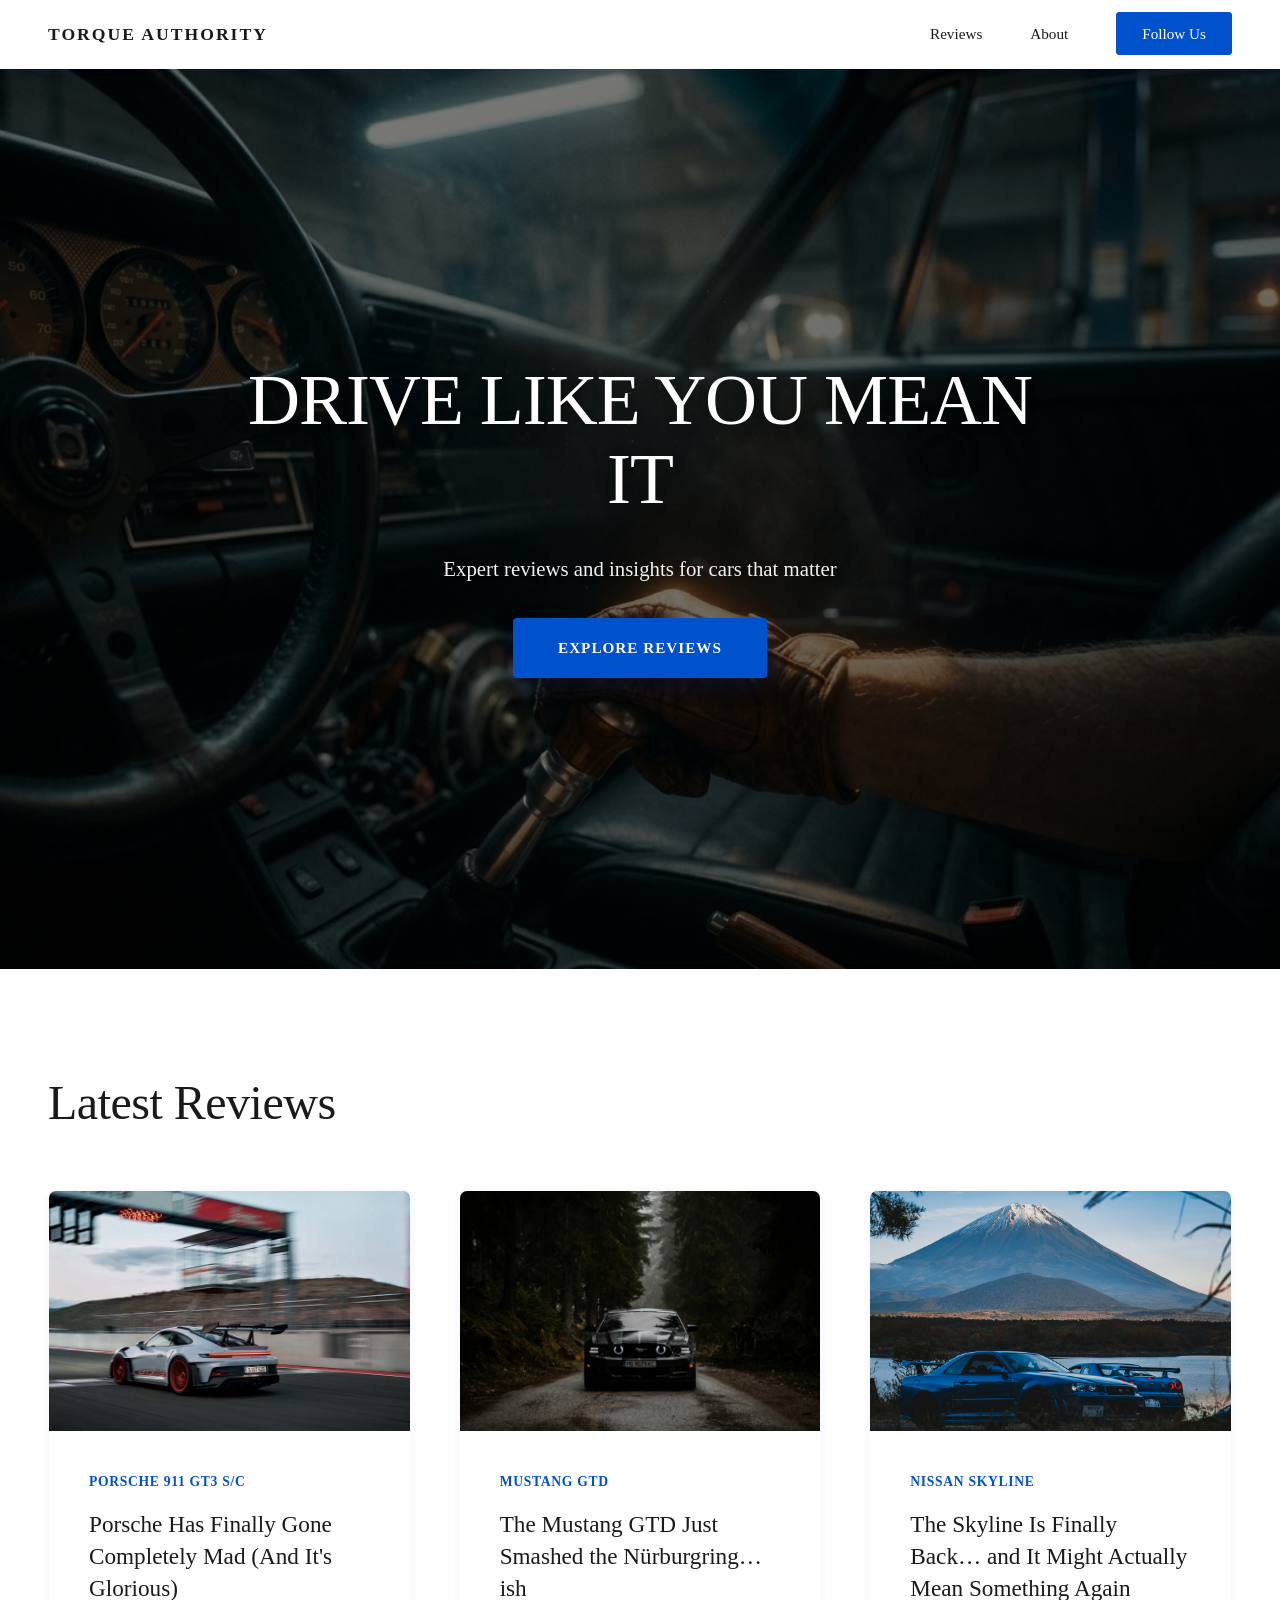
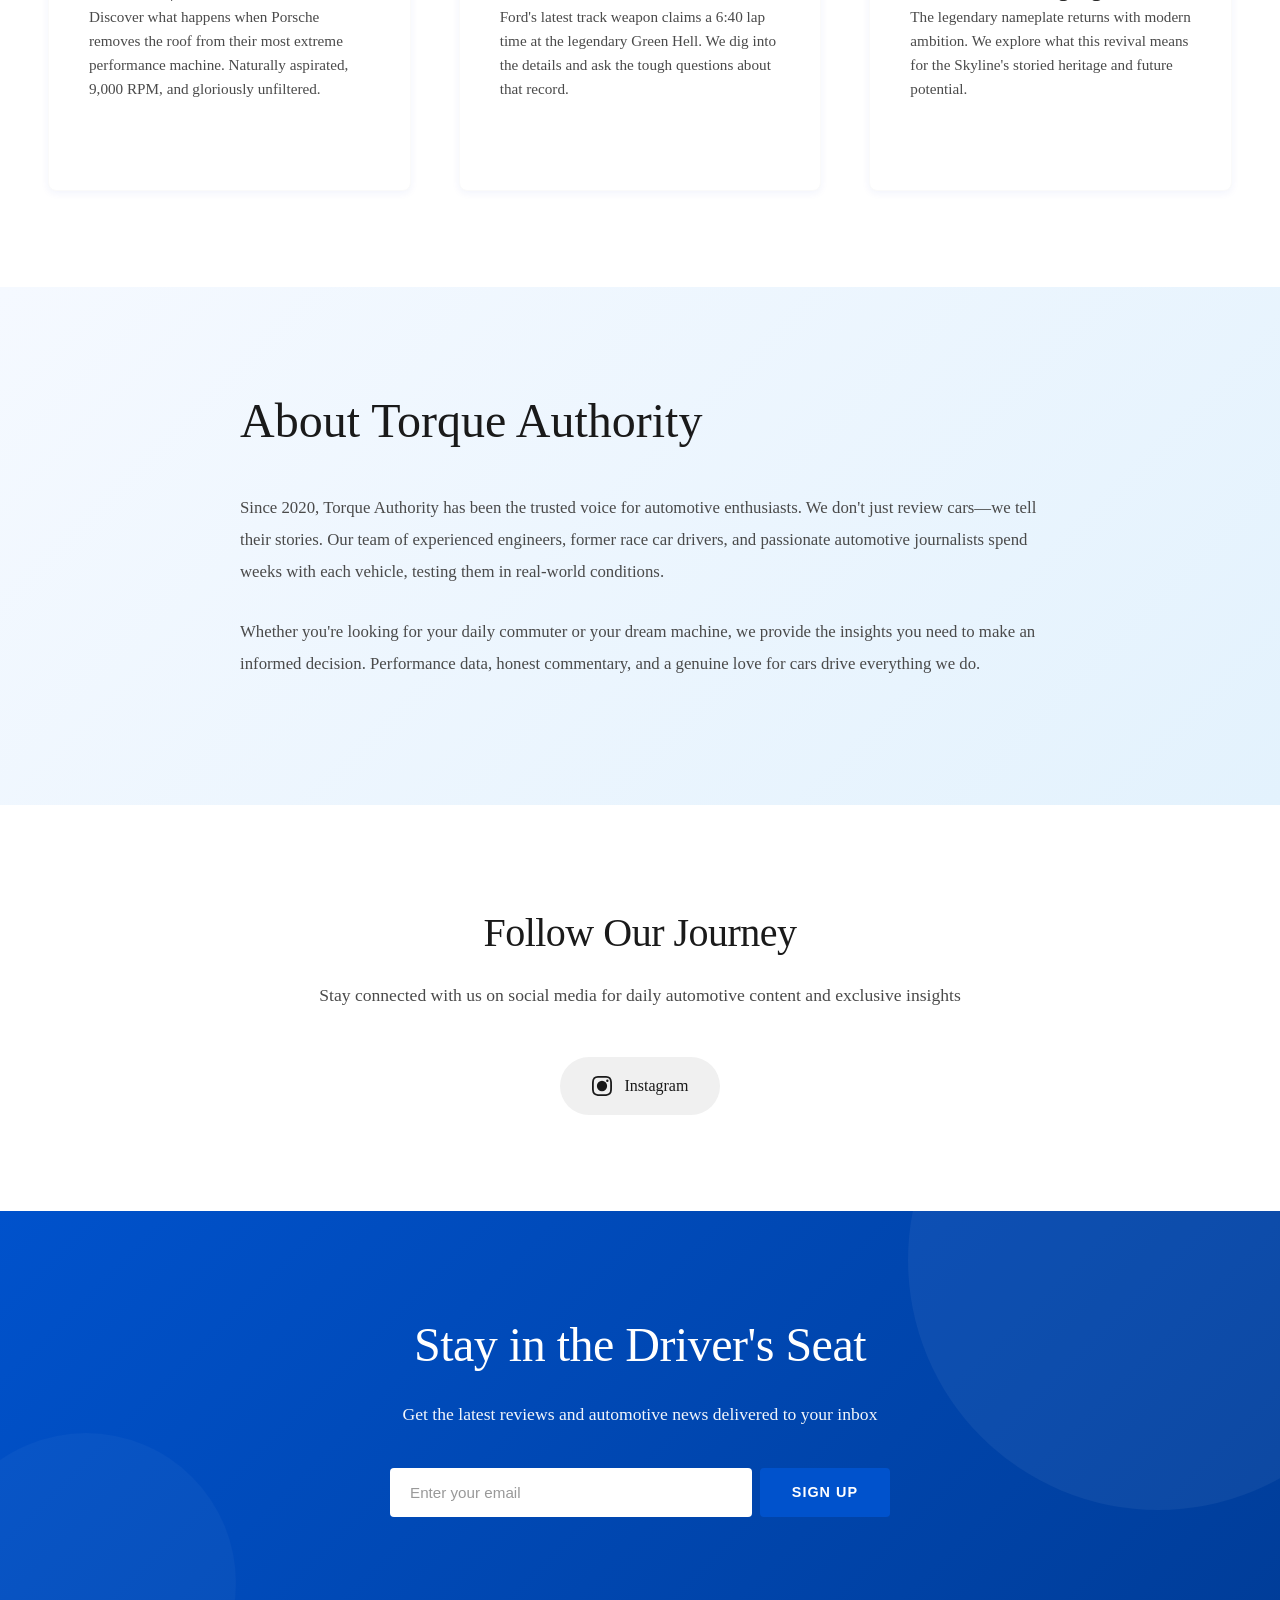
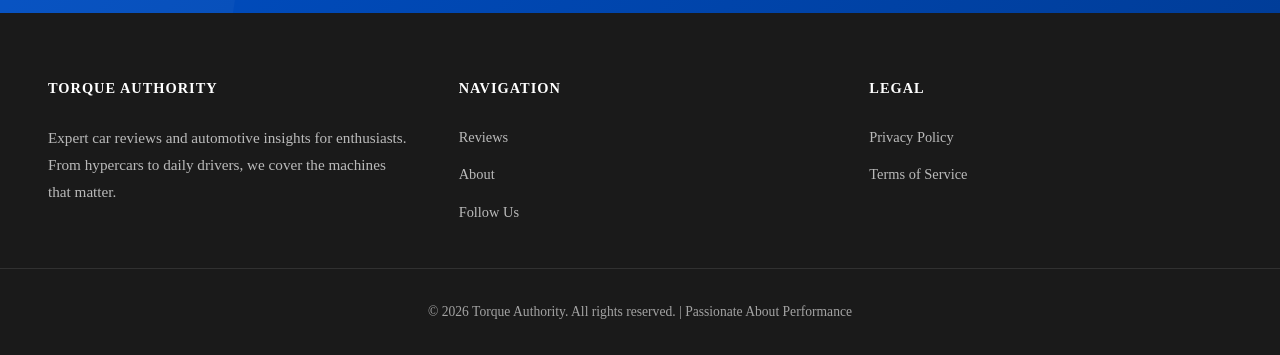
<file: index.html>
<!DOCTYPE html>
<html lang="en">

<head>
    <meta charset="UTF-8">
    <meta name="viewport" content="width=device-width, initial-scale=1.0">
    <meta name="description"
        content="Torque Authority - Expert car reviews, performance analysis, and automotive insights for enthusiasts. Featuring in-depth reviews of Porsche, Mustang, and Nissan Skyline.">
    <meta name="keywords"
        content="car reviews, automotive blog, Porsche review, Mustang GTD, Nissan Skyline, performance cars, track reviews">
    <meta name="author" content="Torque Authority">
    <meta property="og:title" content="Torque Authority - Expert Car Reviews">
    <meta property="og:description"
        content="In-depth reviews of high-performance vehicles including Porsche 911 GT3 S/C, Mustang GTD, and Nissan Skyline.">
    <meta property="og:type" content="website">
    <meta name="robots" content="index, follow">
    <meta name="viewport" content="width=device-width, initial-scale=1.0, viewport-fit=cover">
    <title>Torque Authority - Expert Car Reviews & Performance Analysis</title>
    <link rel="stylesheet" href="styles-new.css">
    <!-- Google tag (gtag.js) -->
    <script async src="https://www.googletagmanager.com/gtag/js?id=G-8JW943DFEB"></script>
    <script>
        window.dataLayer = window.dataLayer || [];
        function gtag() { dataLayer.push(arguments); }
        gtag('js', new Date());

        gtag('config', 'G-8JW943DFEB');
    </script>
</head>

<body>
    <!-- Navigation -->
    <header class="header">
        <nav class="navbar">
            <div class="nav-container">
                <div class="logo">
                    <a href="index.html" class="logo-link" title="Torque Authority Home">
                        <span class="logo-text">TORQUE AUTHORITY</span>
                    </a>
                </div>
                <ul class="nav-menu">
                    <li><a href="#reviews" class="nav-link">Reviews</a></li>
                    <li><a href="#about" class="nav-link">About</a></li>
                    <li><a href="#social" class="nav-link contact-btn">Follow Us</a></li>
                </ul>
                <div class="hamburger">
                    <span></span>
                    <span></span>
                    <span></span>
                </div>
            </div>
        </nav>
    </header>

    <main>
        <!-- Hero Section with Background Image -->
        <section class="hero">
            <div class="hero-content">
                <h1 class="hero-title">DRIVE LIKE YOU MEAN IT</h1>
                <p class="hero-subtitle">Expert reviews and insights for cars that matter</p>
                <div class="hero-cta">
                    <a href="#reviews" class="cta-button primary">Explore Reviews</a>
                </div>
            </div>
        </section>

        <!-- Featured Reviews Section -->
        <section id="reviews" class="reviews-section">
            <div class="section-container">
                <h2 class="section-title">Latest Reviews</h2>
                <div class="reviews-grid">
                    <!-- Review 1: Porsche -->
                    <article class="review-card">
                        <div class="card-image">
                            <img src="images/porsche-review.jpg"
                                alt="Porsche 911 GT3 S/C - High-Performance Sports Car">
                        </div>
                        <div class="card-content">
                            <p class="review-meta">Porsche 911 GT3 S/C</p>
                            <h3><a href="porsche-review.html" class="review-title">Porsche Has Finally Gone Completely
                                    Mad (And It's Glorious)</a></h3>
                            <p class="review-excerpt">Discover what happens when Porsche removes the roof from their
                                most extreme performance machine. Naturally aspirated, 9,000 RPM, and gloriously
                                unfiltered.</p>
                            <a href="porsche-review.html" class="read-more">Read Review →</a>
                        </div>
                    </article>

                    <!-- Review 2: Mustang -->
                    <article class="review-card">
                        <div class="card-image">
                            <img src="images/mustang-review.jpg" alt="Ford Mustang GTD - Track-Focused American Muscle">
                        </div>
                        <div class="card-content">
                            <p class="review-meta">Mustang GTD</p>
                            <h3><a href="mustang-review.html" class="review-title">The Mustang GTD Just Smashed the
                                    Nürburgring…ish</a></h3>
                            <p class="review-excerpt">Ford's latest track weapon claims a 6:40 lap time at the legendary
                                Green Hell. We dig into the details and ask the tough questions about that record.</p>
                            <a href="mustang-review.html" class="read-more">Read Review →</a>
                        </div>
                    </article>

                    <!-- Review 3: Nissan Skyline -->
                    <article class="review-card">
                        <div class="card-image">
                            <img src="images/skyline-review.jpg" alt="Nissan Skyline - Legendary Japanese Performance">
                        </div>
                        <div class="card-content">
                            <p class="review-meta">Nissan Skyline</p>
                            <h3><a href="skyline-review.html" class="review-title">The Skyline Is Finally Back… and It
                                    Might Actually Mean Something Again</a></h3>
                            <p class="review-excerpt">The legendary nameplate returns with modern ambition. We explore
                                what this revival means for the Skyline's storied heritage and future potential.</p>
                            <a href="skyline-review.html" class="read-more">Read Review →</a>
                        </div>
                    </article>
                </div>
            </div>
        </section>

        <!-- About Section -->
        <section id="about" class="about-section">
            <div class="section-container">
                <div class="about-content">
                    <h2>About Torque Authority</h2>
                    <p>Since 2020, Torque Authority has been the trusted voice for automotive enthusiasts. We don't just
                        review cars—we tell their stories. Our team of experienced engineers, former race car drivers,
                        and passionate automotive journalists spend weeks with each vehicle, testing them in real-world
                        conditions.</p>
                    <p>Whether you're looking for your daily commuter or your dream machine, we provide the insights you
                        need to make an informed decision. Performance data, honest commentary, and a genuine love for
                        cars drive everything we do.</p>
                </div>
            </div>
        </section>

        <!-- Social Links Section -->
        <section id="social" class="social-section">
            <div class="section-container">
                <h2>Follow Our Journey</h2>
                <p>Stay connected with us on social media for daily automotive content and exclusive insights</p>
                <div class="social-links">
                    <a href="https://www.instagram.com/torqueauthority/" target="_blank" rel="noopener noreferrer"
                        class="social-link instagram" aria-label="Follow Torque Authority on Instagram">
                        <svg viewBox="0 0 24 24" fill="currentColor" width="20" height="20">
                            <path
                                d="M12 2.163c3.204 0 3.584.012 4.85.07 3.252.148 4.771 1.691 4.919 4.919.058 1.265.069 1.645.069 4.849 0 3.205-.012 3.584-.069 4.849-.149 3.225-1.664 4.771-4.919 4.919-1.266.058-1.644.07-4.85.07-3.204 0-3.584-.012-4.849-.07-3.26-.149-4.771-1.699-4.919-4.92-.058-1.265-.07-1.644-.07-4.849 0-3.204.013-3.583.07-4.849.149-3.227 1.664-4.771 4.919-4.919 1.266-.057 1.645-.069 4.849-.069zm0-2.163c-3.259 0-3.667.014-4.947.072-4.358.2-6.78 2.618-6.98 6.98-.059 1.281-.073 1.689-.073 4.948 0 3.259.014 3.668.072 4.948.2 4.358 2.618 6.78 6.98 6.98 1.281.058 1.689.072 4.948.072 3.259 0 3.668-.014 4.948-.072 4.354-.2 6.782-2.618 6.979-6.98.059-1.28.073-1.689.073-4.948 0-3.259-.014-3.667-.072-4.947-.196-4.354-2.617-6.78-6.979-6.98-1.281-.059-1.69-.073-4.949-.073zM5.838 12a6.162 6.162 0 1 1 12.324 0 6.162 6.162 0 0 1-12.324 0zM12 16a4 4 0 1 1 0-8 4 4 0 0 1 0 8zm4.965-10.322a1.44 1.44 0 1 1 2.881.001 1.44 1.44 0 0 1-2.881-.001z" />
                        </svg>
                        <span>Instagram</span>
                    </a>
                </div>
            </div>
        </section>

        <!-- Newsletter Section -->
        <section class="newsletter-section">
            <div class="section-container">
                <h2>Stay in the Driver's Seat</h2>
                <p>Get the latest reviews and automotive news delivered to your inbox</p>
                <form class="newsletter-form">
                    <input type="email" placeholder="Enter your email" required
                        aria-label="Email for newsletter subscription">
                    <button type="submit" class="btn-submit">Sign Up</button>
                </form>
            </div>
        </section>
    </main>

    <!-- Footer -->
    <footer class="footer">
        <div class="footer-content">
            <div class="footer-section">
                <h4>TORQUE AUTHORITY</h4>
                <p>Expert car reviews and automotive insights for enthusiasts. From hypercars to daily drivers, we cover
                    the machines that matter.</p>
            </div>
            <div class="footer-section">
                <h4>NAVIGATION</h4>
                <ul>
                    <li><a href="#reviews">Reviews</a></li>
                    <li><a href="#about">About</a></li>
                    <li><a href="#social">Follow Us</a></li>
                </ul>
            </div>
            <div class="footer-section">
                <h4>LEGAL</h4>
                <ul>
                    <li><a href="#">Privacy Policy</a></li>
                    <li><a href="#">Terms of Service</a></li>
                </ul>
            </div>
        </div>
        <div class="footer-bottom">
            <p>&copy; 2026 Torque Authority. All rights reserved. | Passionate About Performance</p>
        </div>
    </footer>

    <script src="script.js"></script>
</body>

</html>
</file>
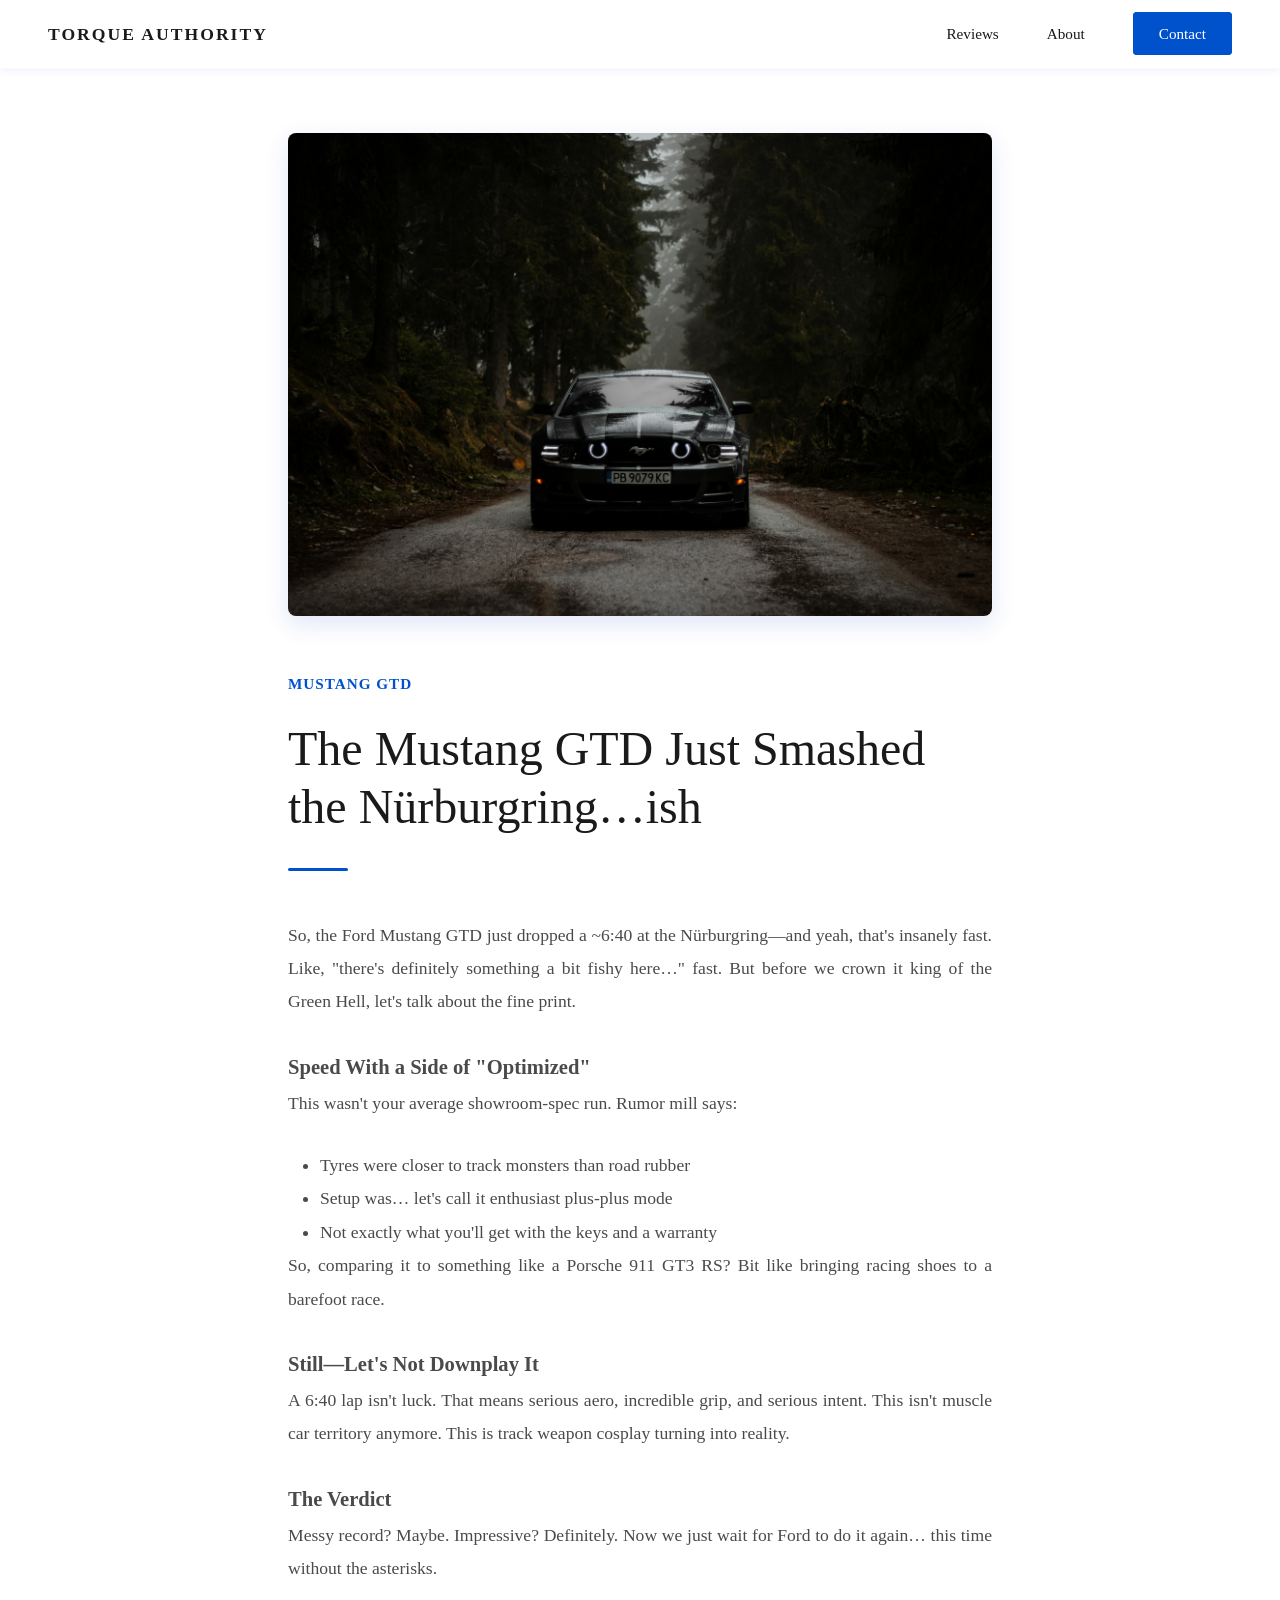
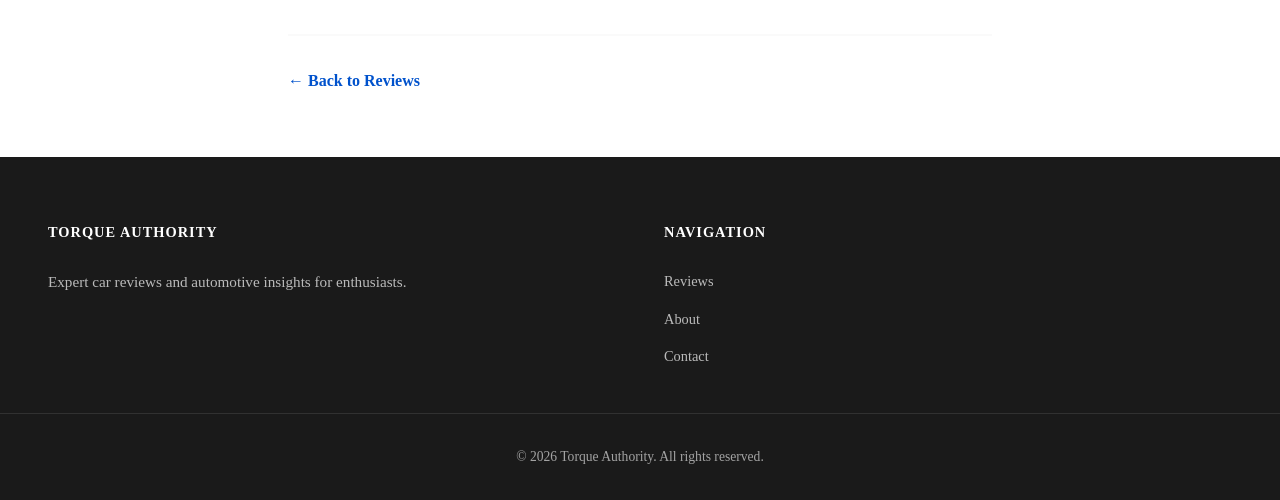
<file: mustang-review.html>
<!DOCTYPE html>
<html lang="en">

<head>
    <meta charset="UTF-8">
    <meta name="viewport" content="width=device-width, initial-scale=1.0">
    <meta name="description"
        content="The Mustang GTD Just Smashed the Nürburgring…ish - In-depth review of Ford's track-focused 6:40 Nürburgring lap. American muscle meets European precision.">
    <meta name="keywords"
        content="Mustang GTD review, Nürburgring lap time, track performance, Ford track car, American performance">
    <meta name="author" content="Torque Authority">
    <meta property="og:title" content="The Mustang GTD Just Smashed the Nürburgring…ish">
    <meta property="og:description"
        content="Comprehensive review of the Ford Mustang GTD and its record-breaking Nürburgring performance">
    <meta property="og:type" content="article">
    <meta name="robots" content="index, follow">
    <title>Mustang GTD Nürburgring Review - Torque Authority</title>
    <link rel="stylesheet" href="styles-new.css">
    <!-- Google tag (gtag.js) -->
    <script async src="https://www.googletagmanager.com/gtag/js?id=G-8JW943DFEB"></script>
    <script>
        window.dataLayer = window.dataLayer || [];
        function gtag(){dataLayer.push(arguments);}
        gtag('js', new Date());

        gtag('config', 'G-8JW943DFEB');
    </script>
</head>

<body>
    <!-- Navigation -->
    <header class="header">
        <nav class="navbar">
            <div class="nav-container">
                <div class="logo">
                    <a href="index.html" class="logo-link" title="Back to Torque Authority Home">
                        <span class="logo-text">TORQUE AUTHORITY</span>
                    </a>
                </div>
                <ul class="nav-menu">
                    <li><a href="index.html#reviews" class="nav-link">Reviews</a></li>
                    <li><a href="index.html#about" class="nav-link">About</a></li>
                    <li><a href="index.html#social" class="nav-link contact-btn">Contact</a></li>
                </ul>
                <div class="hamburger">
                    <span></span>
                    <span></span>
                    <span></span>
                </div>
            </div>
        </nav>
    </header>

    <main>
        <!-- Review Article -->
        <article class="review-article">
            <div class="article-container">
                <img src="images/mustang-review.jpg" alt="Ford Mustang GTD - Track Performance Machine" class="article-image">

                <div class="article-header">
                    <p class="article-meta">Mustang GTD</p>
                    <h1 class="article-title">The Mustang GTD Just Smashed the Nürburgring…ish</h1>
                    <div class="article-divider"></div>
                </div>

                <div class="article-content">
                    <p>So, the Ford Mustang GTD just dropped a ~6:40 at the Nürburgring—and yeah, that's insanely fast.
                        Like, "there's definitely something a bit fishy here…" fast. But before we crown it king of the
                        Green Hell, let's talk about the fine print.</p>

                    <h3>Speed With a Side of "Optimized"</h3>

                    <p>This wasn't your average showroom-spec run.

                        Rumor mill says:
                    </p>
                    <ul style="margin-left: 2rem; color: var(--text-medium);">
                        <li>Tyres were closer to track monsters than road rubber</li>
                        <li>Setup was… let's call it enthusiast plus-plus mode</li>
                        <li>Not exactly what you'll get with the keys and a warranty</li>
                    </ul>

                    <p>So, comparing it to something like a Porsche 911 GT3 RS? Bit like bringing racing shoes to a
                        barefoot race.</p>

                    <h3>Still—Let's Not Downplay It</h3>

                    <p>A 6:40 lap isn't luck. That means serious aero, incredible grip,
                        and serious intent. This isn't muscle car territory anymore. This is track weapon cosplay
                        turning into reality.</p>

                    <h3>The Verdict</h3>

                    <p>Messy record? Maybe. Impressive? Definitely.

                        Now we just wait for Ford to do it again… this time without the asterisks.</p>
                </div>

                <div class="article-footer">
                    <a href="index.html#reviews" class="back-link">← Back to Reviews</a>
                </div>
            </div>
        </article>
    </main>

    <!-- Footer -->
    <footer class="footer">
        <div class="footer-content">
            <div class="footer-section">
                <h4>TORQUE AUTHORITY</h4>
                <p>Expert car reviews and automotive insights for enthusiasts.</p>
            </div>
            <div class="footer-section">
                <h4>NAVIGATION</h4>
                <ul>
                    <li><a href="index.html#reviews">Reviews</a></li>
                    <li><a href="index.html#about">About</a></li>
                    <li><a href="index.html#social">Contact</a></li>
                </ul>
            </div>
        </div>
        <div class="footer-bottom">
            <p>&copy; 2026 Torque Authority. All rights reserved.</p>
        </div>
    </footer>

    <script src="script.js"></script>
</body>

</html>
</file>
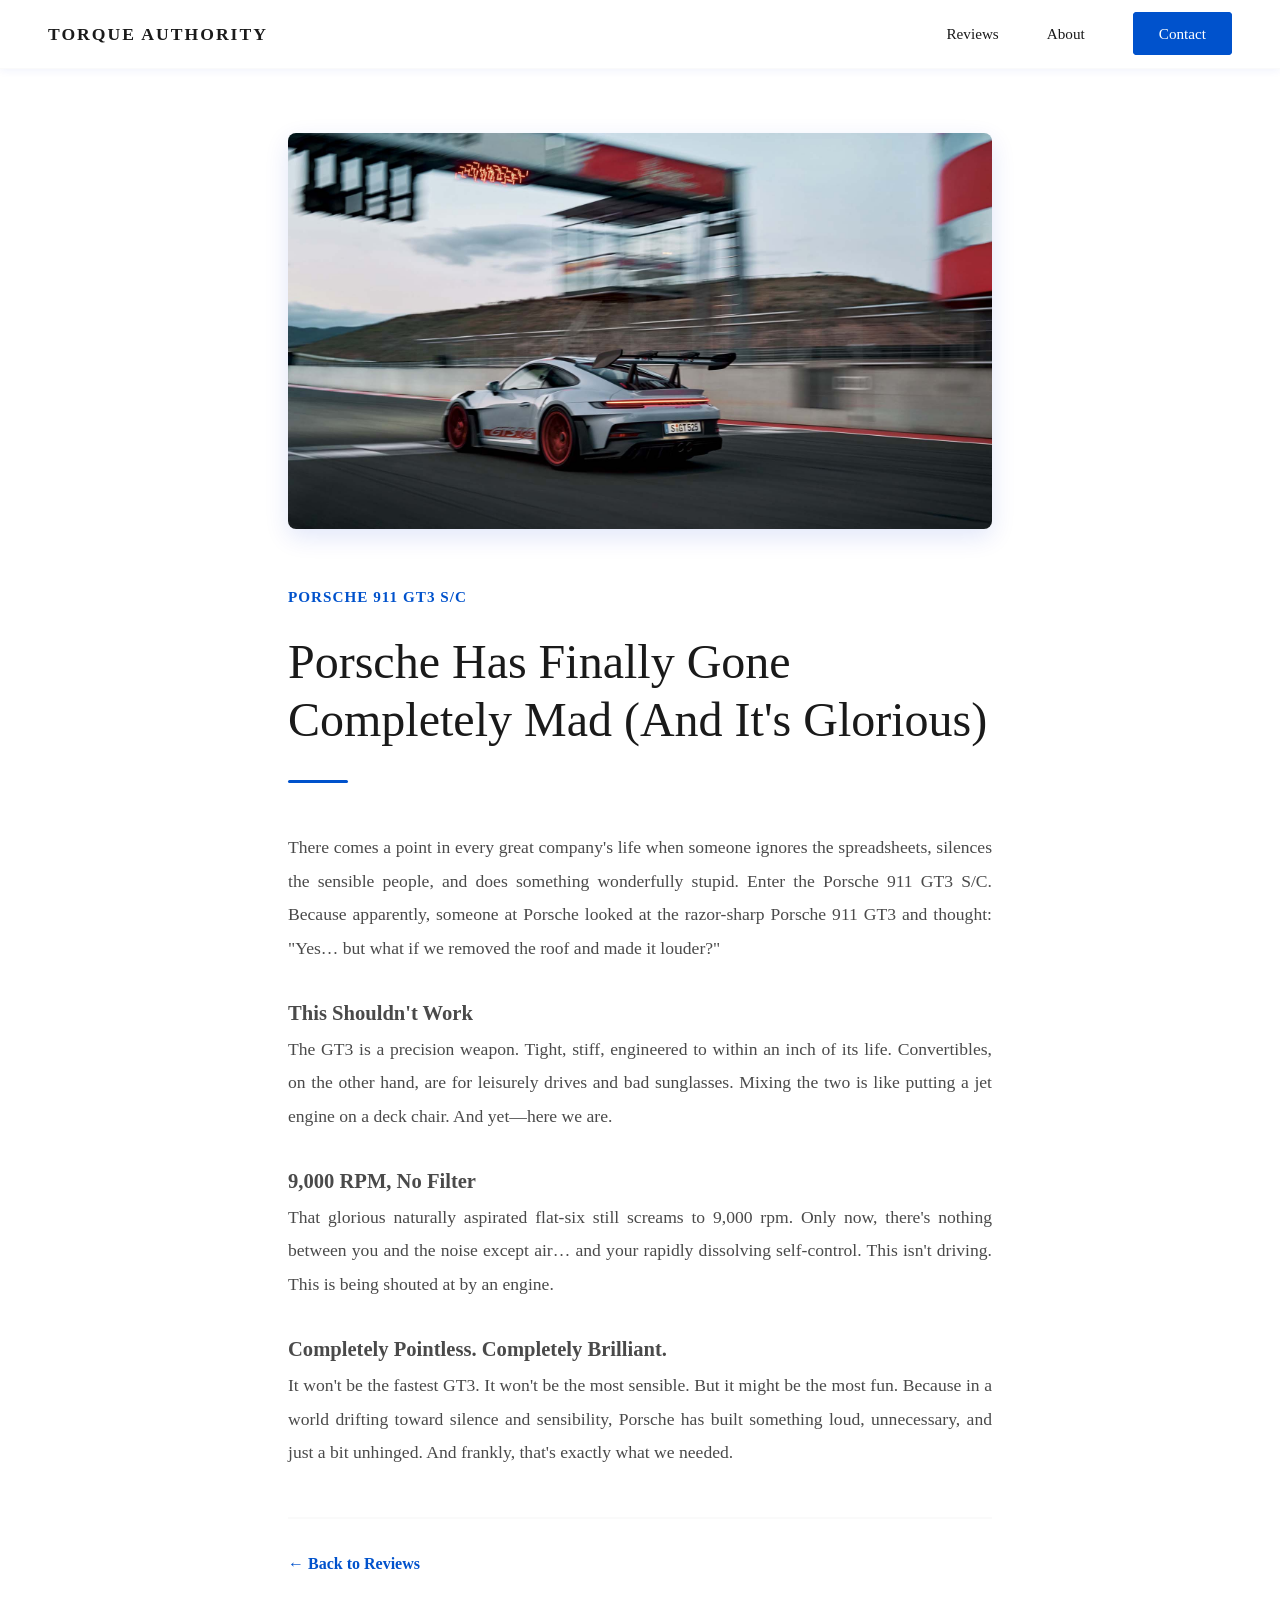
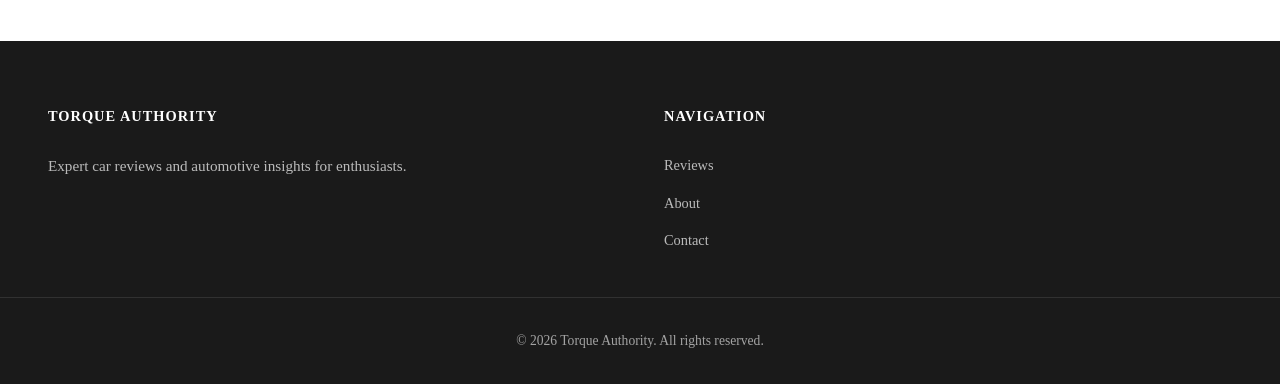
<file: porsche-review.html>
<!DOCTYPE html>
<html lang="en">

<head>
    <meta charset="UTF-8">
    <meta name="viewport" content="width=device-width, initial-scale=1.0">
    <meta name="description"
        content="Porsche Has Finally Gone Completely Mad (And It's Glorious) - Expert review of the Porsche 911 GT3 S/C convertible. Naturally aspirated, track-focused performance machine.">
    <meta name="keywords"
        content="Porsche 911 GT3 S/C review, convertible performance car, naturally aspirated, 9000 RPM, sports car review">
    <meta name="author" content="Torque Authority">
    <meta property="og:title" content="Porsche Has Finally Gone Completely Mad (And It's Glorious)">
    <meta property="og:description"
        content="Expert review of the Porsche 911 GT3 S/C - A naturally aspirated convertible that screams to 9,000 RPM">
    <meta property="og:type" content="article">
    <meta name="robots" content="index, follow">
    <title>Porsche 911 GT3 S/C Review - Torque Authority</title>
    <link rel="stylesheet" href="styles-new.css">
    <!-- Google tag (gtag.js) -->
    <script async src="https://www.googletagmanager.com/gtag/js?id=G-8JW943DFEB"></script>
    <script>
        window.dataLayer = window.dataLayer || [];
        function gtag(){dataLayer.push(arguments);}
        gtag('js', new Date());

        gtag('config', 'G-8JW943DFEB');
    </script>
</head>

<body>
    <!-- Navigation -->
    <header class="header">
        <nav class="navbar">
            <div class="nav-container">
                <div class="logo">
                    <a href="index.html" class="logo-link" title="Back to Torque Authority Home">
                        <span class="logo-text">TORQUE AUTHORITY</span>
                    </a>
                </div>
                <ul class="nav-menu">
                    <li><a href="index.html#reviews" class="nav-link">Reviews</a></li>
                    <li><a href="index.html#about" class="nav-link">About</a></li>
                    <li><a href="index.html#social" class="nav-link contact-btn">Contact</a></li>
                </ul>
                <div class="hamburger">
                    <span></span>
                    <span></span>
                    <span></span>
                </div>
            </div>
        </nav>
    </header>

    <main>
        <!-- Review Article -->
        <article class="review-article">
            <div class="article-container">
                <img src="images/porsche-review.jpg" alt="Porsche 911 GT3 S/C - Naturally Aspirated Convertible" class="article-image">

                <div class="article-header">
                    <p class="article-meta">Porsche 911 GT3 S/C</p>
                    <h1 class="article-title">Porsche Has Finally Gone Completely Mad (And It's Glorious)</h1>
                    <div class="article-divider"></div>
                </div>

                <div class="article-content">
                    <p>There comes a point in every great company's life when someone ignores the spreadsheets, silences
                        the sensible people, and does something wonderfully stupid.

                        Enter the Porsche 911 GT3 S/C.

                        Because apparently, someone at Porsche looked at the razor-sharp Porsche 911 GT3 and thought:

                        "Yes… but what if we removed the roof and made it louder?"</p>

                    <h3>This Shouldn't Work</h3>

                    <p>The GT3 is a precision weapon. Tight, stiff, engineered to within an inch of its life.

                        Convertibles, on the other hand, are for leisurely drives and bad sunglasses.

                        Mixing the two is like putting a jet engine on a deck chair.

                        And yet—here we are.</p>

                    <h3>9,000 RPM, No Filter</h3>

                    <p>That glorious naturally aspirated flat-six still screams to 9,000 rpm.

                        Only now, there's nothing between you and the noise except air… and your rapidly dissolving
                        self-control.

                        This isn't driving.
                        This is being shouted at by an engine.</p>

                    <h3>Completely Pointless. Completely Brilliant.</h3>

                    <p>It won't be the fastest GT3.
                        It won't be the most sensible.

                        But it might be the most fun.

                        Because in a world drifting toward silence and sensibility, Porsche has built something loud,
                        unnecessary, and just a bit unhinged.

                        And frankly, that's exactly what we needed.</p>
                </div>

                <div class="article-footer">
                    <a href="index.html#reviews" class="back-link">← Back to Reviews</a>
                </div>
            </div>
        </article>
    </main>

    <!-- Footer -->
    <footer class="footer">
        <div class="footer-content">
            <div class="footer-section">
                <h4>TORQUE AUTHORITY</h4>
                <p>Expert car reviews and automotive insights for enthusiasts.</p>
            </div>
            <div class="footer-section">
                <h4>NAVIGATION</h4>
                <ul>
                    <li><a href="index.html#reviews">Reviews</a></li>
                    <li><a href="index.html#about">About</a></li>
                    <li><a href="index.html#social">Contact</a></li>
                </ul>
            </div>
        </div>
        <div class="footer-bottom">
            <p>&copy; 2026 Torque Authority. All rights reserved.</p>
        </div>
    </footer>

    <script src="script.js"></script>
</body>

</html>
</file>
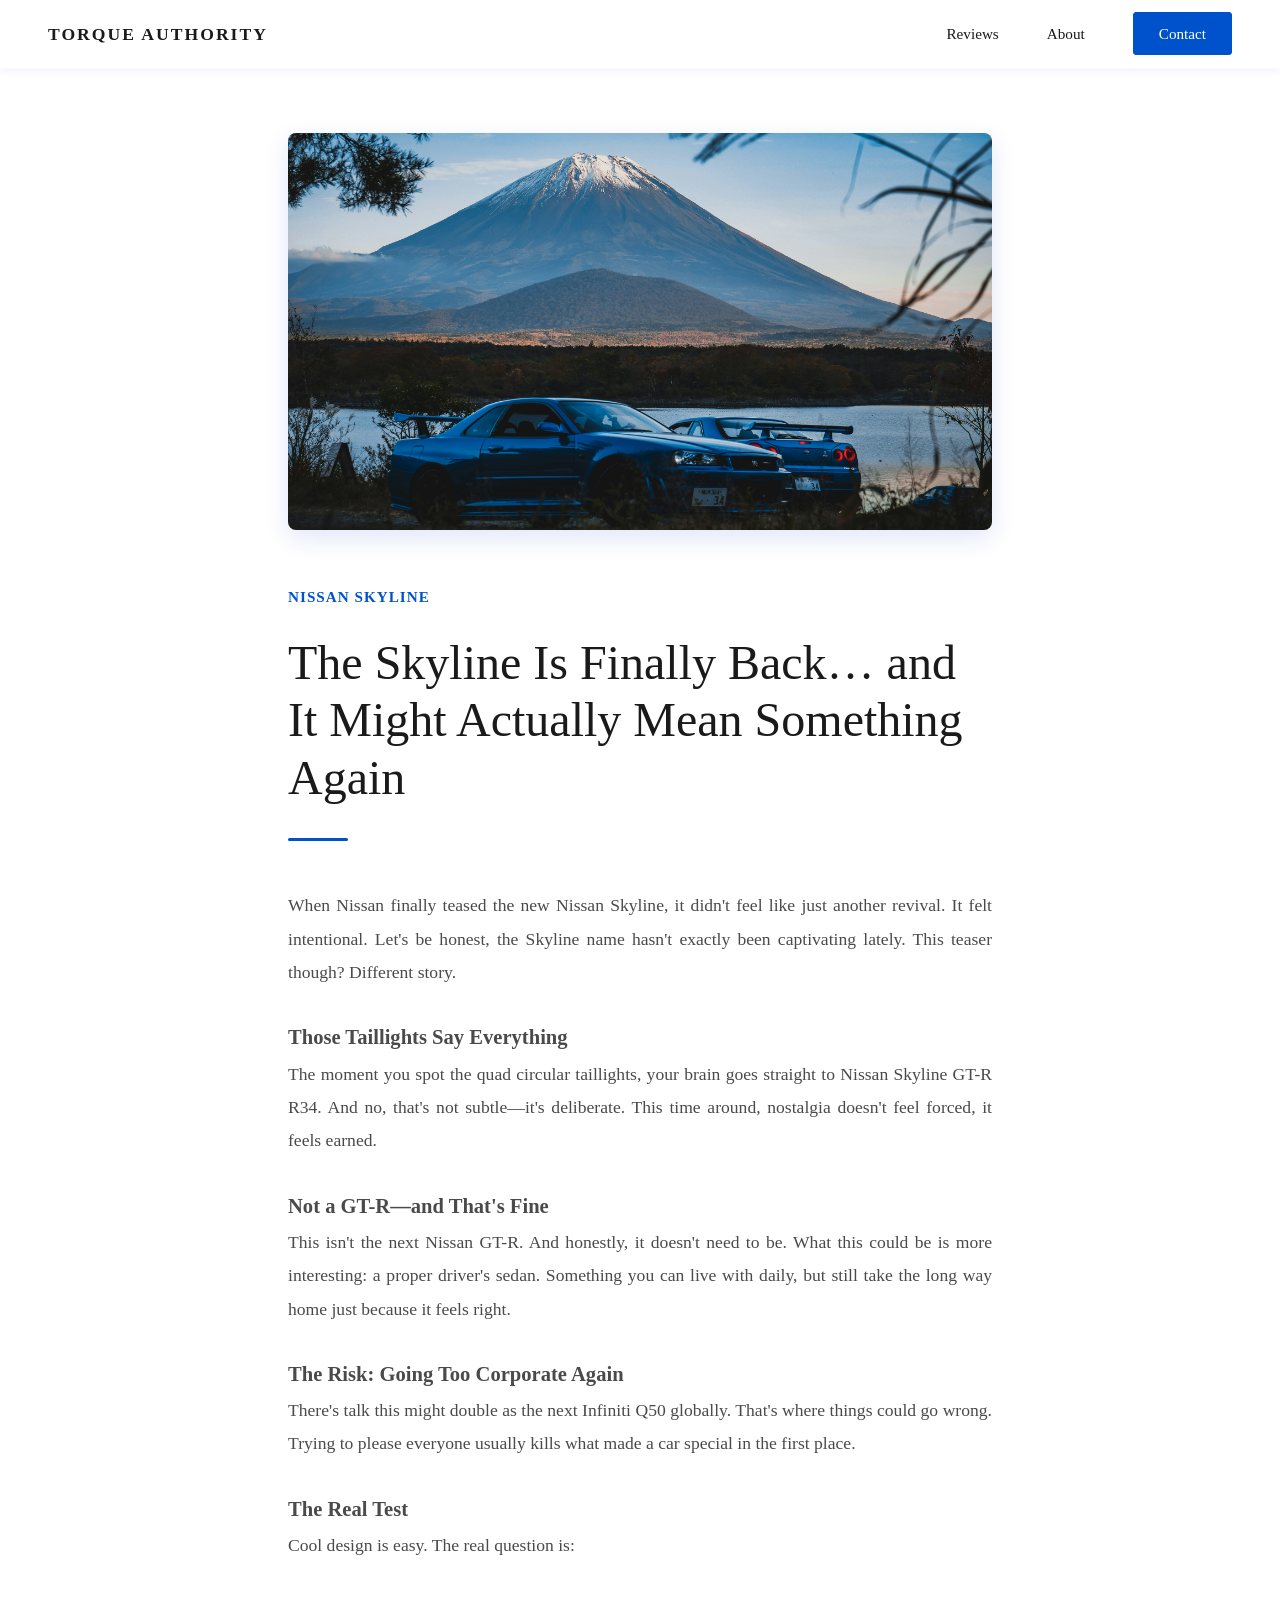
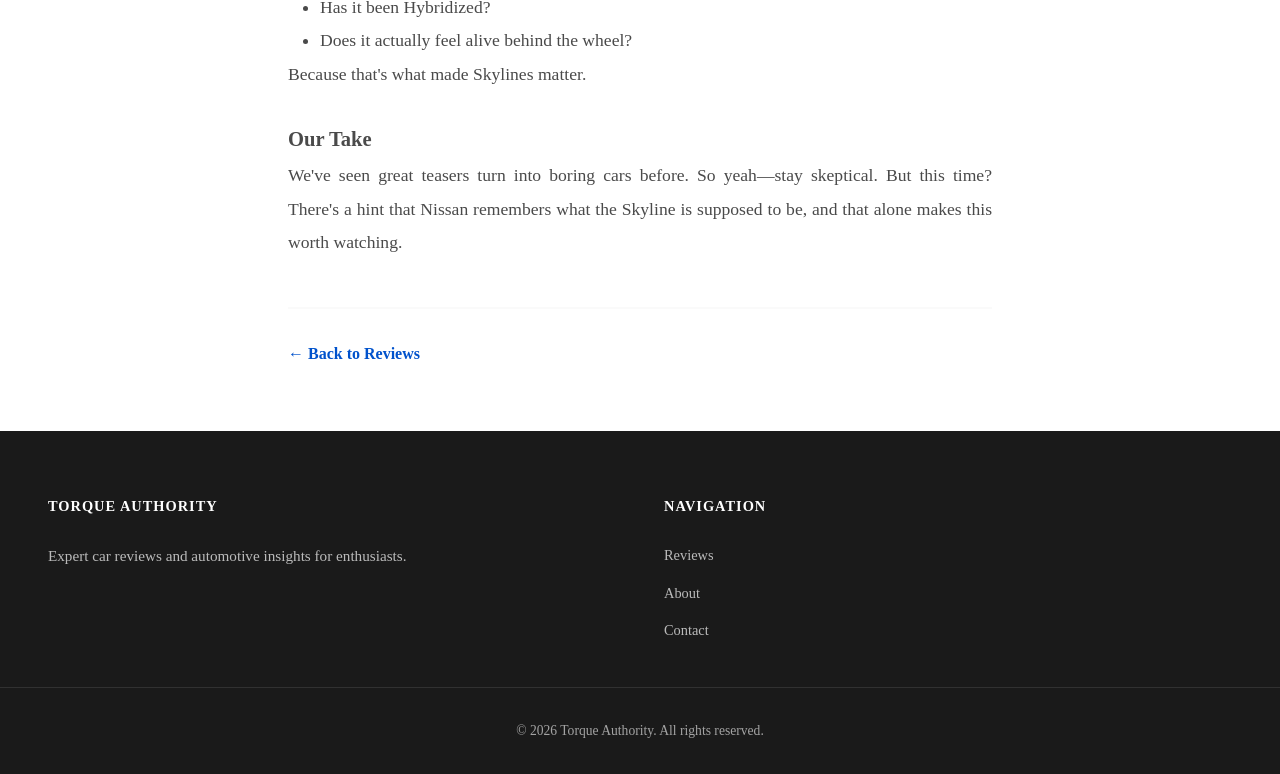
<file: skyline-review.html>
<!DOCTYPE html>
<html lang="en">

<head>
    <meta charset="UTF-8">
    <meta name="viewport" content="width=device-width, initial-scale=1.0">
    <meta name="description"
        content="The Skyline Is Finally Back… and It Might Actually Mean Something Again - Expert analysis of Nissan's legendary nameplate revival and what it means for enthusiasts.">
    <meta name="keywords"
        content="Nissan Skyline review, Skyline revival, Nissan performance, Japanese sports car, GT-R successor">
    <meta name="author" content="Torque Authority">
    <meta property="og:title" content="The Skyline Is Finally Back… and It Might Actually Mean Something Again">
    <meta property="og:description"
        content="Deep dive into Nissan's Skyline revival and whether it can reclaim its legendary status">
    <meta property="og:type" content="article">
    <meta name="robots" content="index, follow">
    <title>Nissan Skyline Revival Review - Torque Authority</title>
    <link rel="stylesheet" href="styles-new.css">
    <!-- Google tag (gtag.js) -->
    <script async src="https://www.googletagmanager.com/gtag/js?id=G-8JW943DFEB"></script>
    <script>
        window.dataLayer = window.dataLayer || [];
        function gtag(){dataLayer.push(arguments);}
        gtag('js', new Date());

        gtag('config', 'G-8JW943DFEB');
    </script>
</head>

<body>
    <!-- Navigation -->
    <header class="header">
        <nav class="navbar">
            <div class="nav-container">
                <div class="logo">
                    <a href="index.html" class="logo-link" title="Back to Torque Authority Home">
                        <span class="logo-text">TORQUE AUTHORITY</span>
                    </a>
                </div>
                <ul class="nav-menu">
                    <li><a href="index.html#reviews" class="nav-link">Reviews</a></li>
                    <li><a href="index.html#about" class="nav-link">About</a></li>
                    <li><a href="index.html#social" class="nav-link contact-btn">Contact</a></li>
                </ul>
                <div class="hamburger">
                    <span></span>
                    <span></span>
                    <span></span>
                </div>
            </div>
        </nav>
    </header>

    <main>
        <!-- Review Article -->
        <article class="review-article">
            <div class="article-container">
                <img src="images/skyline-review.jpg" alt="Nissan Skyline - Legendary Japanese Performance Revival" class="article-image">

                <div class="article-header">
                    <p class="article-meta">Nissan Skyline</p>
                    <h1 class="article-title">The Skyline Is Finally Back… and It Might Actually Mean Something Again</h1>
                    <div class="article-divider"></div>
                </div>

                <div class="article-content">
                    <p>When Nissan finally teased the new Nissan Skyline, it didn't feel like just another revival. It
                        felt intentional. Let's be honest, the Skyline name hasn't exactly been captivating lately. This
                        teaser though? Different story.</p>

                    <h3>Those Taillights Say Everything</h3>

                    <p>The moment you spot the quad circular taillights, your brain goes straight to Nissan Skyline
                        GT-R R34. And no, that's not subtle—it's deliberate. This time around, nostalgia doesn't feel
                        forced, it feels earned.</p>

                    <h3>Not a GT-R—and That's Fine</h3>

                    <p>This isn't the next Nissan GT-R. And honestly, it doesn't need to be. What this could be is more
                        interesting: a proper driver's sedan. Something you can live with daily, but still take the long
                        way home just because it feels right.</p>

                    <h3>The Risk: Going Too Corporate Again</h3>

                    <p>There's talk this might double as the next Infiniti Q50 globally. That's where things could go
                        wrong. Trying to please everyone usually kills what made a car special in the first place.</p>

                    <h3>The Real Test</h3>

                    <p>Cool design is easy. The real question is:</p>
                    <ul style="margin-left: 2rem; color: var(--text-medium);">
                        <li>Has it been Hybridized?</li>
                        <li>Does it actually feel alive behind the wheel?</li>
                    </ul>

                    <p>Because that's what made Skylines matter.</p>

                    <h3>Our Take</h3>

                    <p>We've seen great teasers turn into boring cars before. So yeah—stay skeptical. But this time?
                        There's a hint that Nissan remembers what the Skyline is supposed to be, and that alone makes
                        this worth watching.</p>
                </div>

                <div class="article-footer">
                    <a href="index.html#reviews" class="back-link">← Back to Reviews</a>
                </div>
            </div>
        </article>
    </main>

    <!-- Footer -->
    <footer class="footer">
        <div class="footer-content">
            <div class="footer-section">
                <h4>TORQUE AUTHORITY</h4>
                <p>Expert car reviews and automotive insights for enthusiasts.</p>
            </div>
            <div class="footer-section">
                <h4>NAVIGATION</h4>
                <ul>
                    <li><a href="index.html#reviews">Reviews</a></li>
                    <li><a href="index.html#about">About</a></li>
                    <li><a href="index.html#social">Contact</a></li>
                </ul>
            </div>
        </div>
        <div class="footer-bottom">
            <p>&copy; 2026 Torque Authority. All rights reserved.</p>
        </div>
    </footer>

    <script src="script.js"></script>
</body>

</html>
</file>
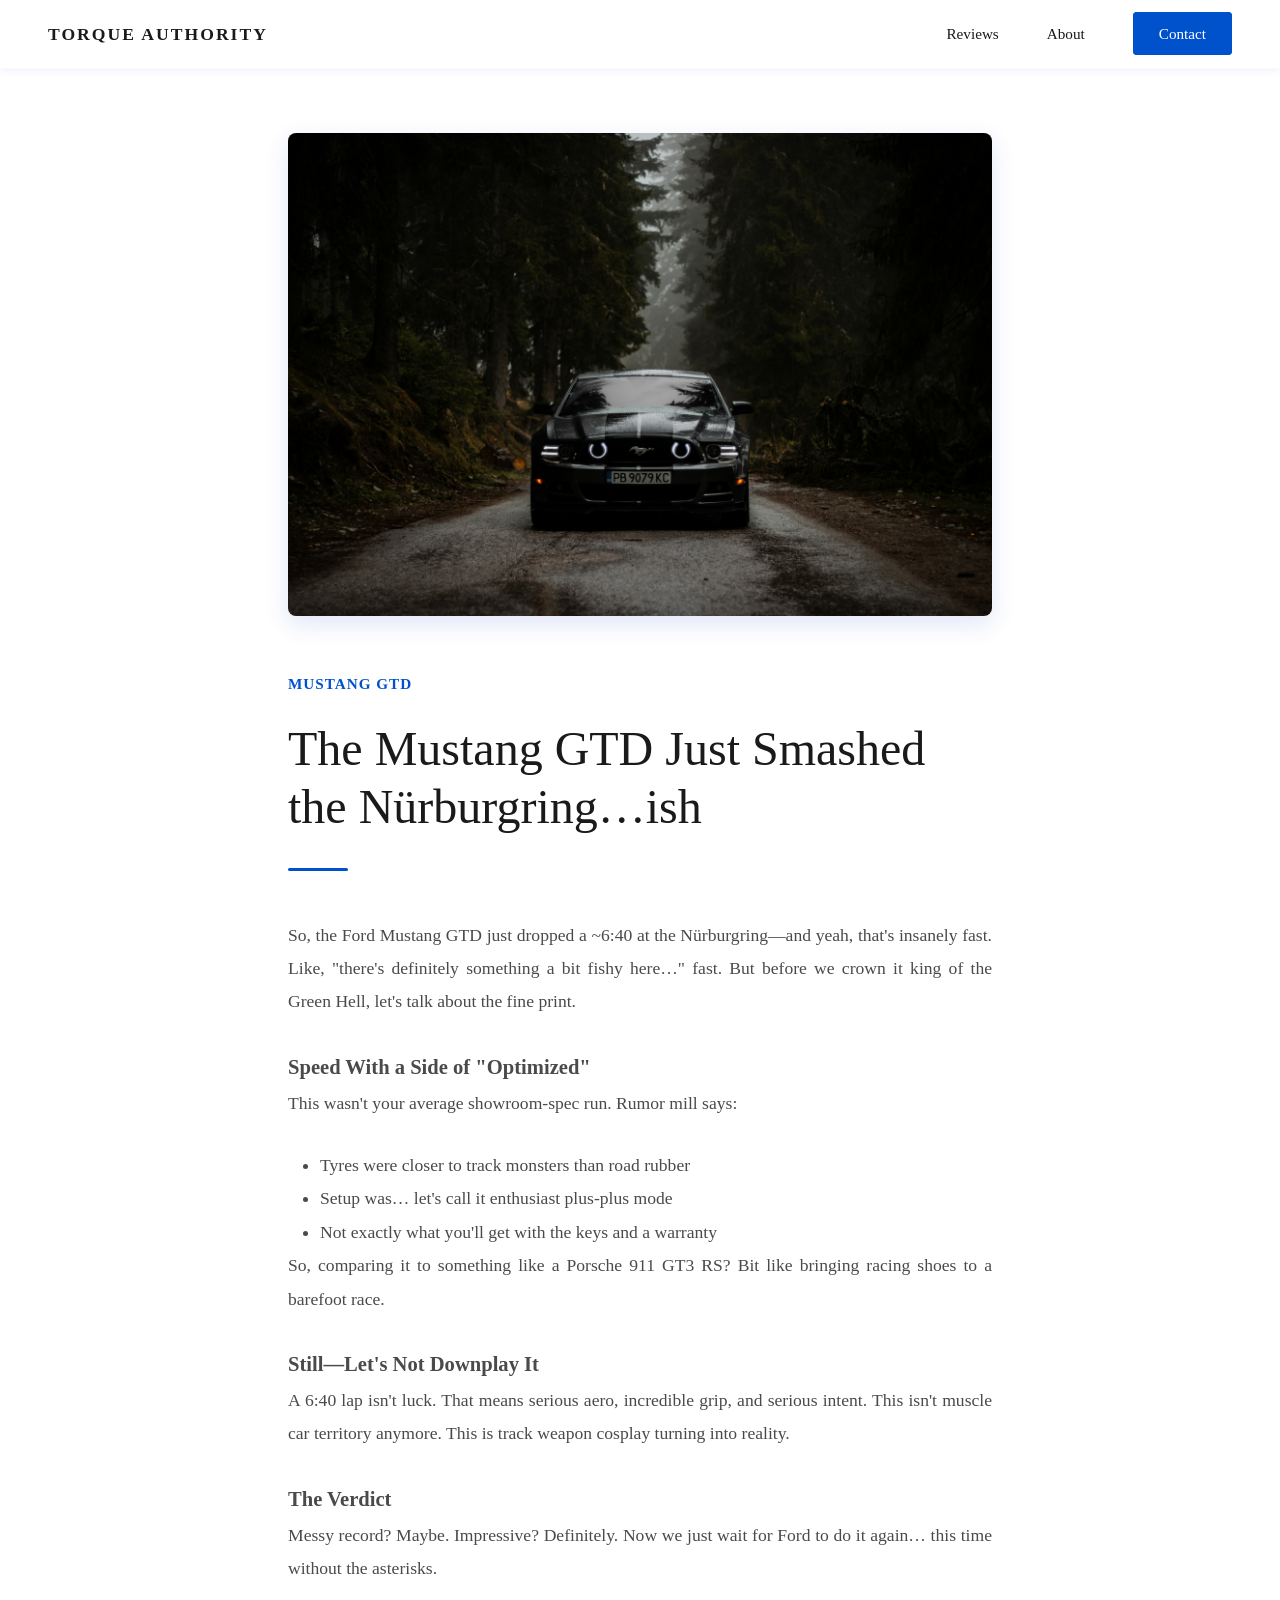
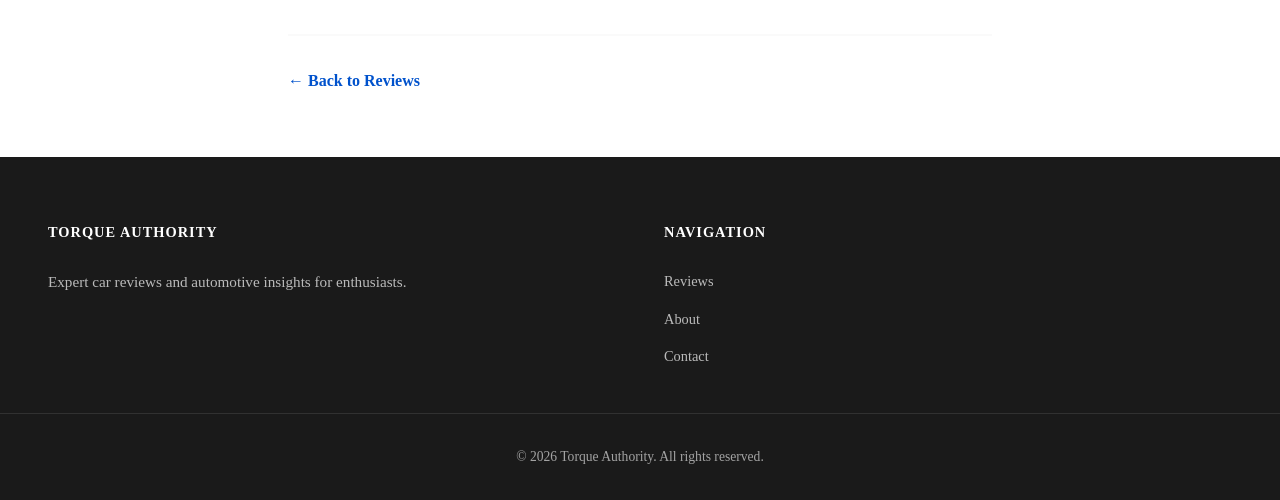
<file: Homepage/mustang-review.html>
<!DOCTYPE html>
<html lang="en">

<head>
    <meta charset="UTF-8">
    <meta name="viewport" content="width=device-width, initial-scale=1.0">
    <meta name="description"
        content="The Mustang GTD Just Smashed the Nürburgring…ish - In-depth review of Ford's track-focused 6:40 Nürburgring lap. American muscle meets European precision.">
    <meta name="keywords"
        content="Mustang GTD review, Nürburgring lap time, track performance, Ford track car, American performance">
    <meta name="author" content="Torque Authority">
    <meta property="og:title" content="The Mustang GTD Just Smashed the Nürburgring…ish">
    <meta property="og:description"
        content="Comprehensive review of the Ford Mustang GTD and its record-breaking Nürburgring performance">
    <meta property="og:type" content="article">
    <meta name="robots" content="index, follow">
    <title>Mustang GTD Nürburgring Review - Torque Authority</title>
    <link rel="stylesheet" href="styles-new.css">
</head>

<body>
    <!-- Navigation -->
    <header class="header">
        <nav class="navbar">
            <div class="nav-container">
                <div class="logo">
                    <a href="index-new.html" class="logo-link" title="Back to Torque Authority Home">
                        <span class="logo-text">TORQUE AUTHORITY</span>
                    </a>
                </div>
                <ul class="nav-menu">
                    <li><a href="index-new.html#reviews" class="nav-link">Reviews</a></li>
                    <li><a href="index-new.html#about" class="nav-link">About</a></li>
                    <li><a href="index-new.html#contact" class="nav-link contact-btn">Contact</a></li>
                </ul>
                <div class="hamburger">
                    <span></span>
                    <span></span>
                    <span></span>
                </div>
            </div>
        </nav>
    </header>

    <main>
        <!-- Review Article -->
        <article class="review-article">
            <div class="article-container">
                <img src="images/mustang-review.jpg" alt="Ford Mustang GTD - Track Performance Machine" class="article-image">

                <div class="article-header">
                    <p class="article-meta">Mustang GTD</p>
                    <h1 class="article-title">The Mustang GTD Just Smashed the Nürburgring…ish</h1>
                    <div class="article-divider"></div>
                </div>

                <div class="article-content">
                    <p>So, the Ford Mustang GTD just dropped a ~6:40 at the Nürburgring—and yeah, that's insanely fast.
                        Like, "there's definitely something a bit fishy here…" fast. But before we crown it king of the
                        Green Hell, let's talk about the fine print.</p>

                    <h3>Speed With a Side of "Optimized"</h3>

                    <p>This wasn't your average showroom-spec run.

                        Rumor mill says:
                    </p>
                    <ul style="margin-left: 2rem; color: var(--text-medium);">
                        <li>Tyres were closer to track monsters than road rubber</li>
                        <li>Setup was… let's call it enthusiast plus-plus mode</li>
                        <li>Not exactly what you'll get with the keys and a warranty</li>
                    </ul>

                    <p>So, comparing it to something like a Porsche 911 GT3 RS? Bit like bringing racing shoes to a
                        barefoot race.</p>

                    <h3>Still—Let's Not Downplay It</h3>

                    <p>A 6:40 lap isn't luck. That means serious aero, incredible grip,
                        and serious intent. This isn't muscle car territory anymore. This is track weapon cosplay
                        turning into reality.</p>

                    <h3>The Verdict</h3>

                    <p>Messy record? Maybe. Impressive? Definitely.

                        Now we just wait for Ford to do it again… this time without the asterisks.</p>
                </div>

                <div class="article-footer">
                    <a href="index-new.html#reviews" class="back-link">← Back to Reviews</a>
                </div>
            </div>
        </article>
    </main>

    <!-- Footer -->
    <footer class="footer">
        <div class="footer-content">
            <div class="footer-section">
                <h4>TORQUE AUTHORITY</h4>
                <p>Expert car reviews and automotive insights for enthusiasts.</p>
            </div>
            <div class="footer-section">
                <h4>NAVIGATION</h4>
                <ul>
                    <li><a href="index-new.html#reviews">Reviews</a></li>
                    <li><a href="index-new.html#about">About</a></li>
                    <li><a href="index-new.html#contact">Contact</a></li>
                </ul>
            </div>
        </div>
        <div class="footer-bottom">
            <p>&copy; 2026 Torque Authority. All rights reserved.</p>
        </div>
    </footer>

    <script src="script.js"></script>
</body>

</html>
</file>
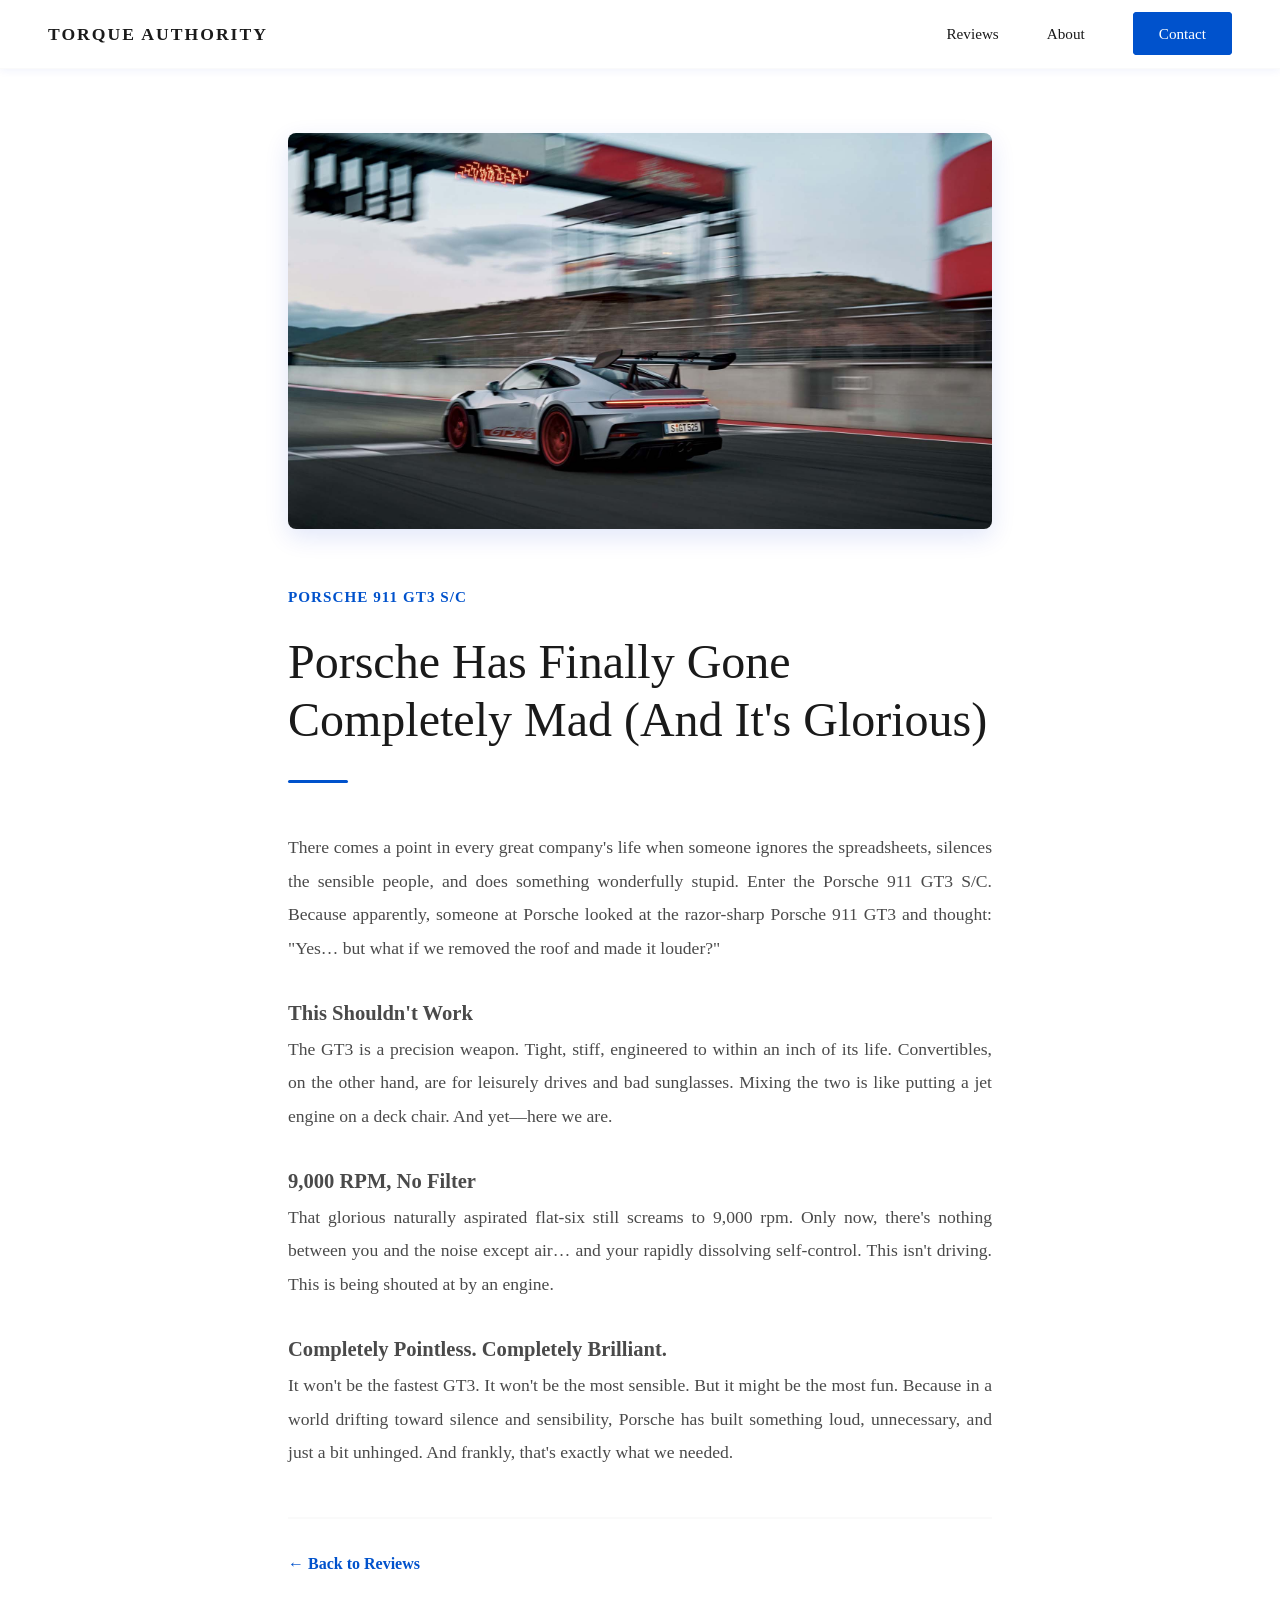
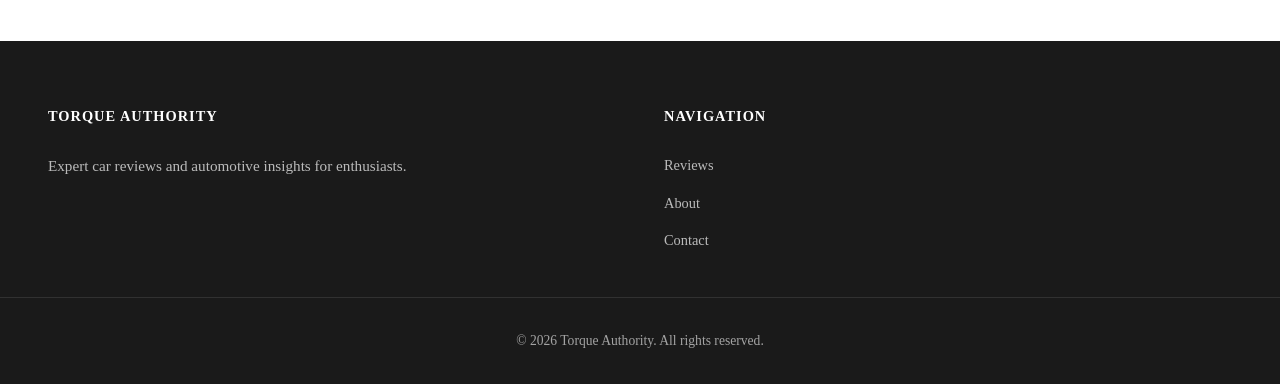
<file: Homepage/porsche-review.html>
<!DOCTYPE html>
<html lang="en">

<head>
    <meta charset="UTF-8">
    <meta name="viewport" content="width=device-width, initial-scale=1.0">
    <meta name="description"
        content="Porsche Has Finally Gone Completely Mad (And It's Glorious) - Expert review of the Porsche 911 GT3 S/C convertible. Naturally aspirated, track-focused performance machine.">
    <meta name="keywords"
        content="Porsche 911 GT3 S/C review, convertible performance car, naturally aspirated, 9000 RPM, sports car review">
    <meta name="author" content="Torque Authority">
    <meta property="og:title" content="Porsche Has Finally Gone Completely Mad (And It's Glorious)">
    <meta property="og:description"
        content="Expert review of the Porsche 911 GT3 S/C - A naturally aspirated convertible that screams to 9,000 RPM">
    <meta property="og:type" content="article">
    <meta name="robots" content="index, follow">
    <title>Porsche 911 GT3 S/C Review - Torque Authority</title>
    <link rel="stylesheet" href="styles-new.css">
</head>

<body>
    <!-- Navigation -->
    <header class="header">
        <nav class="navbar">
            <div class="nav-container">
                <div class="logo">
                    <a href="index-new.html" class="logo-link" title="Back to Torque Authority Home">
                        <span class="logo-text">TORQUE AUTHORITY</span>
                    </a>
                </div>
                <ul class="nav-menu">
                    <li><a href="index-new.html#reviews" class="nav-link">Reviews</a></li>
                    <li><a href="index-new.html#about" class="nav-link">About</a></li>
                    <li><a href="index-new.html#contact" class="nav-link contact-btn">Contact</a></li>
                </ul>
                <div class="hamburger">
                    <span></span>
                    <span></span>
                    <span></span>
                </div>
            </div>
        </nav>
    </header>

    <main>
        <!-- Review Article -->
        <article class="review-article">
            <div class="article-container">
                <img src="images/porsche-review.jpg" alt="Porsche 911 GT3 S/C - Naturally Aspirated Convertible" class="article-image">

                <div class="article-header">
                    <p class="article-meta">Porsche 911 GT3 S/C</p>
                    <h1 class="article-title">Porsche Has Finally Gone Completely Mad (And It's Glorious)</h1>
                    <div class="article-divider"></div>
                </div>

                <div class="article-content">
                    <p>There comes a point in every great company's life when someone ignores the spreadsheets, silences
                        the sensible people, and does something wonderfully stupid.

                        Enter the Porsche 911 GT3 S/C.

                        Because apparently, someone at Porsche looked at the razor-sharp Porsche 911 GT3 and thought:

                        "Yes… but what if we removed the roof and made it louder?"</p>

                    <h3>This Shouldn't Work</h3>

                    <p>The GT3 is a precision weapon. Tight, stiff, engineered to within an inch of its life.

                        Convertibles, on the other hand, are for leisurely drives and bad sunglasses.

                        Mixing the two is like putting a jet engine on a deck chair.

                        And yet—here we are.</p>

                    <h3>9,000 RPM, No Filter</h3>

                    <p>That glorious naturally aspirated flat-six still screams to 9,000 rpm.

                        Only now, there's nothing between you and the noise except air… and your rapidly dissolving
                        self-control.

                        This isn't driving.
                        This is being shouted at by an engine.</p>

                    <h3>Completely Pointless. Completely Brilliant.</h3>

                    <p>It won't be the fastest GT3.
                        It won't be the most sensible.

                        But it might be the most fun.

                        Because in a world drifting toward silence and sensibility, Porsche has built something loud,
                        unnecessary, and just a bit unhinged.

                        And frankly, that's exactly what we needed.</p>
                </div>

                <div class="article-footer">
                    <a href="index-new.html#reviews" class="back-link">← Back to Reviews</a>
                </div>
            </div>
        </article>
    </main>

    <!-- Footer -->
    <footer class="footer">
        <div class="footer-content">
            <div class="footer-section">
                <h4>TORQUE AUTHORITY</h4>
                <p>Expert car reviews and automotive insights for enthusiasts.</p>
            </div>
            <div class="footer-section">
                <h4>NAVIGATION</h4>
                <ul>
                    <li><a href="index-new.html#reviews">Reviews</a></li>
                    <li><a href="index-new.html#about">About</a></li>
                    <li><a href="index-new.html#contact">Contact</a></li>
                </ul>
            </div>
        </div>
        <div class="footer-bottom">
            <p>&copy; 2026 Torque Authority. All rights reserved.</p>
        </div>
    </footer>

    <script src="script.js"></script>
</body>

</html>
</file>
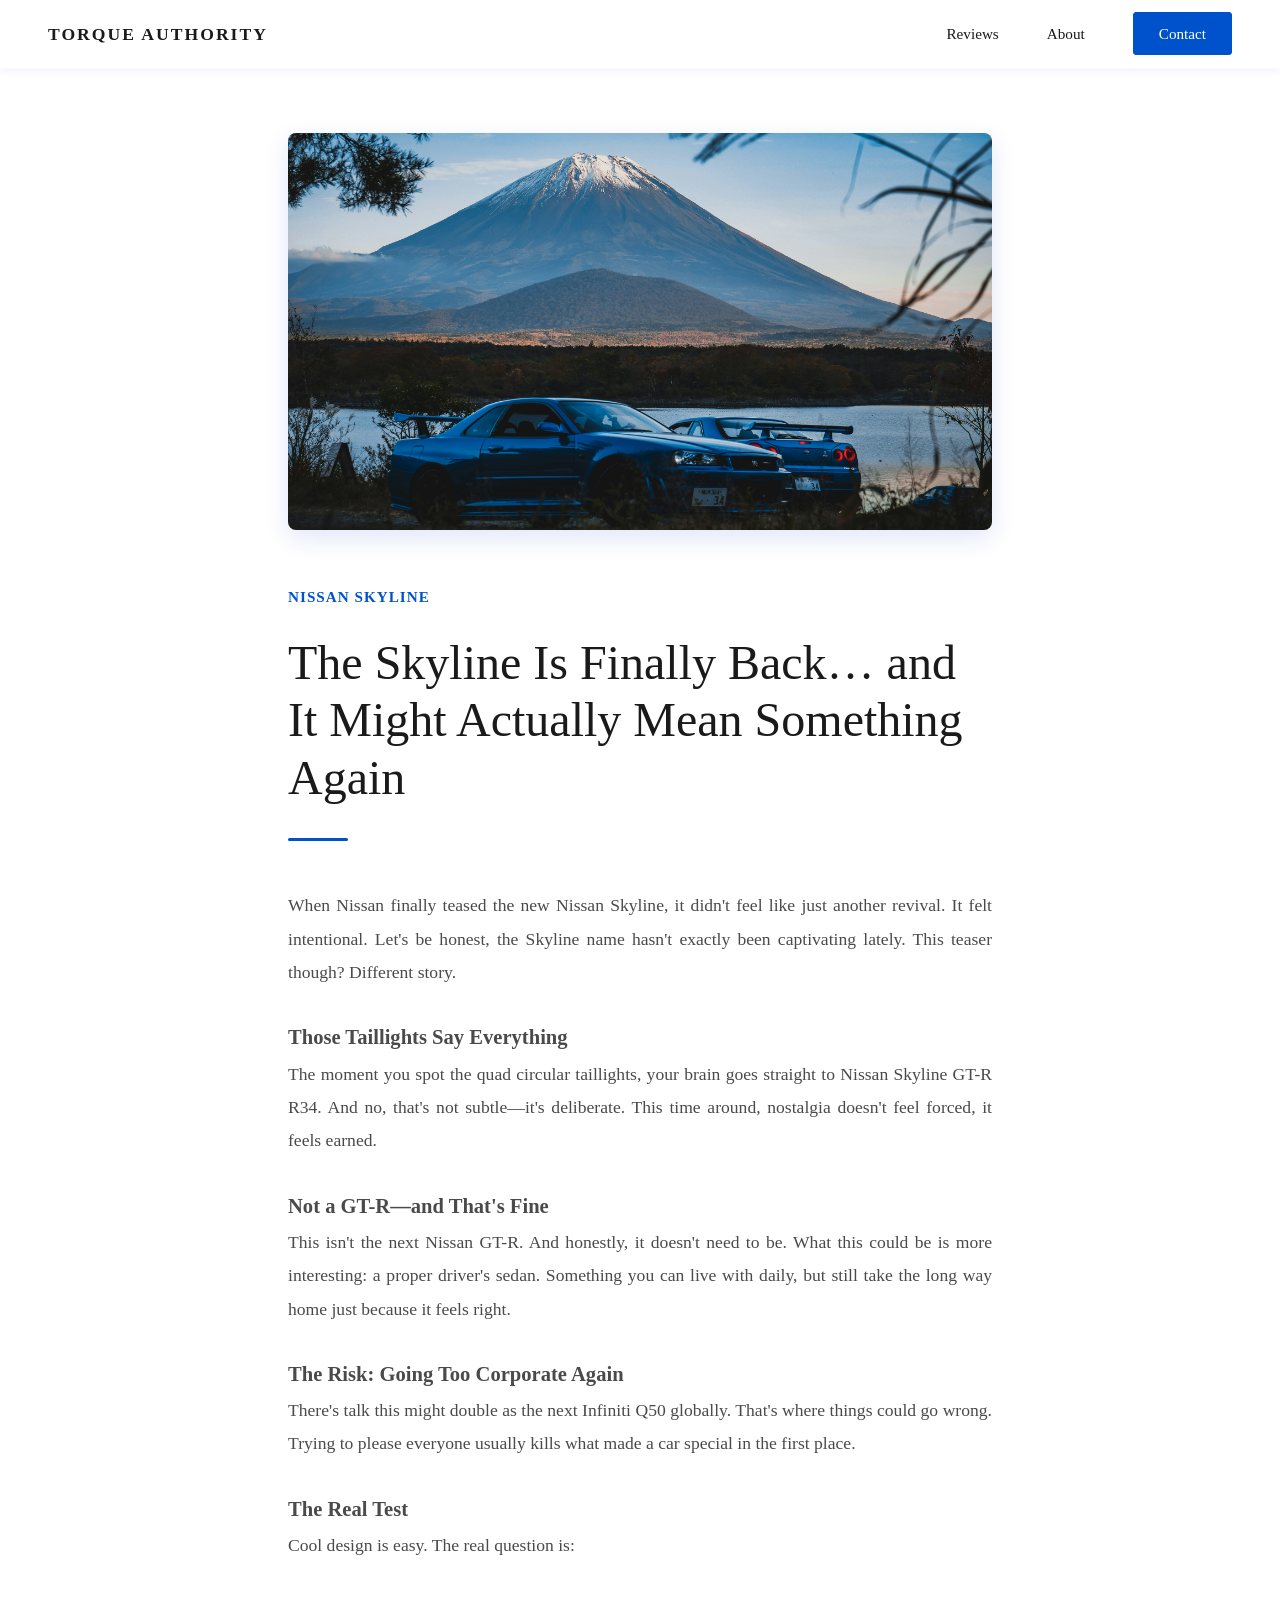
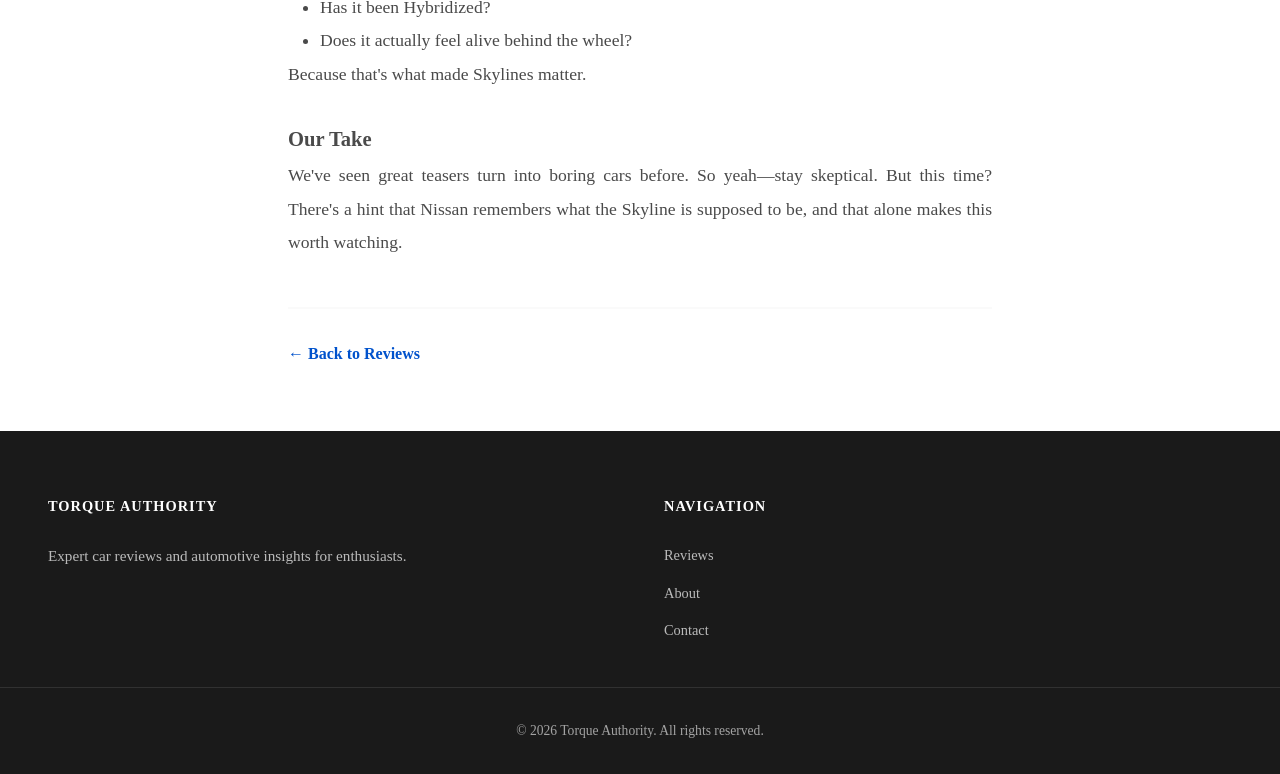
<file: Homepage/skyline-review.html>
<!DOCTYPE html>
<html lang="en">

<head>
    <meta charset="UTF-8">
    <meta name="viewport" content="width=device-width, initial-scale=1.0">
    <meta name="description"
        content="The Skyline Is Finally Back… and It Might Actually Mean Something Again - Expert analysis of Nissan's legendary nameplate revival and what it means for enthusiasts.">
    <meta name="keywords"
        content="Nissan Skyline review, Skyline revival, Nissan performance, Japanese sports car, GT-R successor">
    <meta name="author" content="Torque Authority">
    <meta property="og:title" content="The Skyline Is Finally Back… and It Might Actually Mean Something Again">
    <meta property="og:description"
        content="Deep dive into Nissan's Skyline revival and whether it can reclaim its legendary status">
    <meta property="og:type" content="article">
    <meta name="robots" content="index, follow">
    <title>Nissan Skyline Revival Review - Torque Authority</title>
    <link rel="stylesheet" href="styles-new.css">
</head>

<body>
    <!-- Navigation -->
    <header class="header">
        <nav class="navbar">
            <div class="nav-container">
                <div class="logo">
                    <a href="index-new.html" class="logo-link" title="Back to Torque Authority Home">
                        <span class="logo-text">TORQUE AUTHORITY</span>
                    </a>
                </div>
                <ul class="nav-menu">
                    <li><a href="index-new.html#reviews" class="nav-link">Reviews</a></li>
                    <li><a href="index-new.html#about" class="nav-link">About</a></li>
                    <li><a href="index-new.html#contact" class="nav-link contact-btn">Contact</a></li>
                </ul>
                <div class="hamburger">
                    <span></span>
                    <span></span>
                    <span></span>
                </div>
            </div>
        </nav>
    </header>

    <main>
        <!-- Review Article -->
        <article class="review-article">
            <div class="article-container">
                <img src="images/skyline-review.jpg" alt="Nissan Skyline - Legendary Japanese Performance Revival" class="article-image">

                <div class="article-header">
                    <p class="article-meta">Nissan Skyline</p>
                    <h1 class="article-title">The Skyline Is Finally Back… and It Might Actually Mean Something Again</h1>
                    <div class="article-divider"></div>
                </div>

                <div class="article-content">
                    <p>When Nissan finally teased the new Nissan Skyline, it didn't feel like just another revival. It
                        felt intentional. Let's be honest, the Skyline name hasn't exactly been captivating lately. This
                        teaser though? Different story.</p>

                    <h3>Those Taillights Say Everything</h3>

                    <p>The moment you spot the quad circular taillights, your brain goes straight to Nissan Skyline
                        GT-R R34. And no, that's not subtle—it's deliberate. This time around, nostalgia doesn't feel
                        forced, it feels earned.</p>

                    <h3>Not a GT-R—and That's Fine</h3>

                    <p>This isn't the next Nissan GT-R. And honestly, it doesn't need to be. What this could be is more
                        interesting: a proper driver's sedan. Something you can live with daily, but still take the long
                        way home just because it feels right.</p>

                    <h3>The Risk: Going Too Corporate Again</h3>

                    <p>There's talk this might double as the next Infiniti Q50 globally. That's where things could go
                        wrong. Trying to please everyone usually kills what made a car special in the first place.</p>

                    <h3>The Real Test</h3>

                    <p>Cool design is easy. The real question is:</p>
                    <ul style="margin-left: 2rem; color: var(--text-medium);">
                        <li>Has it been Hybridized?</li>
                        <li>Does it actually feel alive behind the wheel?</li>
                    </ul>

                    <p>Because that's what made Skylines matter.</p>

                    <h3>Our Take</h3>

                    <p>We've seen great teasers turn into boring cars before. So yeah—stay skeptical. But this time?
                        There's a hint that Nissan remembers what the Skyline is supposed to be, and that alone makes
                        this worth watching.</p>
                </div>

                <div class="article-footer">
                    <a href="index-new.html#reviews" class="back-link">← Back to Reviews</a>
                </div>
            </div>
        </article>
    </main>

    <!-- Footer -->
    <footer class="footer">
        <div class="footer-content">
            <div class="footer-section">
                <h4>TORQUE AUTHORITY</h4>
                <p>Expert car reviews and automotive insights for enthusiasts.</p>
            </div>
            <div class="footer-section">
                <h4>NAVIGATION</h4>
                <ul>
                    <li><a href="index-new.html#reviews">Reviews</a></li>
                    <li><a href="index-new.html#about">About</a></li>
                    <li><a href="index-new.html#contact">Contact</a></li>
                </ul>
            </div>
        </div>
        <div class="footer-bottom">
            <p>&copy; 2026 Torque Authority. All rights reserved.</p>
        </div>
    </footer>

    <script src="script.js"></script>
</body>

</html>
</file>
<file: styles-new.css>
/* ========================================
   TORQUE AUTHORITY - LEXINGTON INSPIRED
   BLUE COLOR SCHEME - ENHANCED
   ======================================== */

* {
    margin: 0;
    padding: 0;
    box-sizing: border-box;
}

:root {
    /* Blue Color Scheme */
    --primary-blue: #0052cc;
    --dark-blue: #003d99;
    --light-blue: #e3f2fd;
    --very-light-blue: #f5f9ff;

    /* Neutral Colors */
    --primary-black: #1a1a1a;
    --light-gray: #fafafa;
    --medium-gray: #f0f0f0;
    --dark-gray: #2a2a2a;
    --very-light-gray: #f8f8f8;
    --text-dark: #1a1a1a;
    --text-medium: #4a4a4a;
    --text-light: #6a6a6a;
    --text-muted: #8a8a8a;
    --white: #ffffff;
    --off-white: #fefefe;

    /* Shadows */
    --shadow-sm: 0 2px 8px rgba(0, 52, 204, 0.06);
    --shadow-md: 0 8px 24px rgba(0, 52, 204, 0.12);
    --shadow-lg: 0 16px 40px rgba(0, 52, 204, 0.15);
    --transition: all 0.3s ease;
}

html {
    width: 100%;
    min-height: 100%;
    scroll-behavior: smooth;
    overflow-x: hidden;
}

body {
    width: 100%;
    min-height: 100vh;
    font-family: -apple-system, BlinkMacSystemFont, 'Segoe UI', Georgia, 'Times New Roman', serif;
    color: var(--text-dark);
    background-color: var(--off-white);
    line-height: 1.6;
    overflow-x: hidden;
}

/* ========================================
   SCROLL ANIMATIONS
   ======================================== */

@keyframes fadeInUp {
    from {
        opacity: 0;
        transform: translateY(30px);
    }

    to {
        opacity: 1;
        transform: translateY(0);
    }
}

@keyframes slideInLeft {
    from {
        opacity: 0;
        transform: translateX(-40px);
    }

    to {
        opacity: 1;
        transform: translateX(0);
    }
}

@keyframes slideInRight {
    from {
        opacity: 0;
        transform: translateX(40px);
    }

    to {
        opacity: 1;
        transform: translateX(0);
    }
}

@keyframes scaleIn {
    from {
        opacity: 0;
        transform: scale(0.95);
    }

    to {
        opacity: 1;
        transform: scale(1);
    }
}

.animate-fade-in-up {
    animation: fadeInUp 0.8s ease-out;
}

.animate-slide-in-left {
    animation: slideInLeft 0.8s ease-out;
}

.animate-slide-in-right {
    animation: slideInRight 0.8s ease-out;
}

.animate-scale-in {
    animation: scaleIn 0.6s ease-out;
}

/* ========================================
   HEADER & NAVIGATION
   ======================================== */

.header {
    position: sticky;
    top: 0;
    background-color: rgba(255, 255, 255, 0.98);
    -webkit-backdrop-filter: blur(10px);
    backdrop-filter: blur(10px);
    border-bottom: 1px solid var(--light-gray);
    z-index: 1000;
    box-shadow: var(--shadow-sm);
    transition: var(--transition);
}

.navbar {
    padding: 1.25rem 0;
}

.nav-container {
    max-width: 1400px;
    margin: 0 auto;
    padding: 0 3rem;
    display: -webkit-flex;
    display: flex;
    -webkit-justify-content: space-between;
    justify-content: space-between;
    -webkit-align-items: center;
    align-items: center;
}

.logo {
    font-size: 1.1rem;
    font-weight: 700;
    letter-spacing: 2px;
    color: var(--text-dark);
}

.logo-link {
    text-decoration: none;
    color: inherit;
    transition: var(--transition);
}

.logo-link:hover {
    color: var(--primary-blue);
}

.logo-text {
    text-transform: uppercase;
}

.nav-menu {
    display: -webkit-flex;
    display: flex;
    list-style: none;
    gap: 3rem;
    -webkit-align-items: center;
    align-items: center;
}

.nav-link {
    color: var(--text-dark);
    text-decoration: none;
    font-weight: 500;
    font-size: 0.95rem;
    transition: var(--transition);
    position: relative;
}

.nav-link::after {
    content: '';
    position: absolute;
    bottom: -5px;
    left: 0;
    width: 0;
    height: 2px;
    background-color: var(--primary-blue);
    transition: var(--transition);
}

.nav-link:hover::after {
    width: 100%;
}

.contact-btn {
    background-color: var(--primary-blue);
    color: var(--white);
    padding: 0.7rem 1.5rem;
    border-radius: 4px;
    transition: var(--transition);
    border: 2px solid var(--primary-blue);
}

.contact-btn:hover {
    background-color: var(--dark-blue);
    border-color: var(--dark-blue);
    box-shadow: var(--shadow-md);
    transform: translateY(-2px);
}

.hamburger {
    display: none;
    -webkit-flex-direction: column;
    flex-direction: column;
    cursor: pointer;
}

.hamburger span {
    width: 25px;
    height: 3px;
    background-color: var(--text-dark);
    margin: 4px 0;
    transition: var(--transition);
}

/* ========================================
   BUTTONS & CTA
   ======================================== */

.cta-button {
    display: inline-block;
    padding: 1.1rem 2.8rem;
    background-color: var(--primary-blue);
    color: var(--white);
    text-decoration: none;
    font-weight: 600;
    font-size: 0.95rem;
    letter-spacing: 1px;
    text-transform: uppercase;
    border: none;
    border-radius: 4px;
    cursor: pointer;
    transition: var(--transition);
    box-shadow: var(--shadow-md);
}

.cta-button:hover {
    background-color: var(--dark-blue);
    box-shadow: var(--shadow-lg);
    transform: translateY(-3px);
}

.btn-submit {
    padding: 1rem 2rem;
    background-color: var(--primary-blue);
    color: var(--white);
    border: none;
    font-size: 0.9rem;
    font-weight: 600;
    cursor: pointer;
    transition: var(--transition);
    text-transform: uppercase;
    letter-spacing: 1px;
    border-radius: 4px;
}

.btn-submit:hover {
    background-color: var(--dark-blue);
    box-shadow: var(--shadow-md);
    transform: translateY(-2px);
}

/* ========================================
   HERO SECTION
   ======================================== */

.hero {
    position: relative;
    display: -webkit-flex;
    display: flex;
    -webkit-align-items: center;
    align-items: center;
    -webkit-justify-content: center;
    justify-content: center;
    padding: 8rem 3rem;
    width: 100%;
    min-height: 100vh;
    margin: 0;
    background-color: #000;
    background-image: url("images/homepage.png");
    background-repeat: no-repeat;
    background-position: center center;
    -webkit-background-size: cover;
    background-size: cover;
    background-attachment: scroll;
    overflow: hidden;
    box-sizing: border-box;
}

.hero-content {
    position: relative;
    z-index: 2;
    max-width: 900px;
    width: 100%;
    padding: 0 2rem;
    margin: 0 auto;
    display: -webkit-flex;
    display: flex;
    -webkit-flex-direction: column;
    flex-direction: column;
    -webkit-align-items: center;
    align-items: center;
    -webkit-justify-content: center;
    justify-content: center;
    gap: 2rem;
    text-align: center;
    animation: fadeInUp 0.8s ease-out;
}

.hero::before {
    content: '';
    position: absolute;
    top: 0;
    left: 0;
    right: 0;
    bottom: 0;
    background: linear-gradient(135deg, rgba(0, 0, 0, 0.50) 0%, rgba(0, 0, 0, 0.60) 100%);
    z-index: 1;
}

.hero-title {
    font-size: 4.5rem;
    line-height: 1.1;
    color: var(--white);
    font-weight: 300;
    letter-spacing: -1px;
    text-shadow: 0 4px 12px rgba(0, 0, 0, 0.2);
    text-align: center;
    width: 100%;
    word-break: break-word;
    -webkit-hyphens: auto;
    hyphens: auto;
}

.hero-subtitle {
    font-size: 1.3rem;
    color: rgba(255, 255, 255, 0.95);
    line-height: 1.7;
    text-align: center;
    text-shadow: 0 2px 8px rgba(0, 0, 0, 0.1);
    width: 100%;
    word-break: break-word;
}

/* ========================================
   SECTION STYLES
   ======================================== */

.section-container {
    max-width: 1400px;
    margin: 0 auto;
    padding: 0 3rem;
}

section {
    padding: 6rem 0;
}

.section-title {
    font-size: 3rem;
    margin-bottom: 3rem;
    color: var(--text-dark);
    font-weight: 300;
    letter-spacing: -0.5px;
    animation: fadeInUp 0.6s ease-out;
}

/* ========================================
   REVIEWS SECTION
   ======================================== */

.reviews-section {
    background-color: var(--white);
}

.reviews-grid {
    display: grid;
    grid-template-columns: repeat(auto-fit, minmax(360px, 1fr));
    gap: 3rem;
}

.review-card {
    background-color: var(--white);
    border: 1px solid var(--light-gray);
    border-radius: 8px;
    overflow: hidden;
    transition: var(--transition);
    box-shadow: var(--shadow-sm);
    animation: fadeInUp 0.6s ease-out;
}

.review-card:hover {
    border-color: var(--primary-blue);
    box-shadow: var(--shadow-lg);
    transform: translateY(-8px);
}

.card-image {
    background: linear-gradient(135deg, var(--primary-blue) 0%, var(--dark-blue) 100%);
    height: 240px;
    display: -webkit-flex;
    display: flex;
    -webkit-align-items: center;
    align-items: center;
    -webkit-justify-content: center;
    justify-content: center;
    font-size: 5rem;
    color: var(--white);
    overflow: hidden;
    position: relative;
    transition: var(--transition);
}

.card-image img {
    width: 100%;
    height: 100%;
    object-fit: cover;
    transition: var(--transition);
}

.review-card:hover .card-image img {
    transform: scale(1.05);
}

.card-content {
    padding: 2.5rem;
    display: -webkit-flex;
    display: flex;
    -webkit-flex-direction: column;
    flex-direction: column;
    height: 100%;
}

.review-title {
    font-size: 1.45rem;
    margin-bottom: 0.75rem;
    line-height: 1.3;
    color: var(--text-dark);
    text-decoration: none;
    transition: var(--transition);
    font-weight: 500;
}

.review-title:hover {
    color: var(--primary-blue);
}

.review-meta {
    font-size: 0.85rem;
    color: var(--primary-blue);
    font-weight: 600;
    margin-bottom: 1rem;
    text-transform: uppercase;
    letter-spacing: 0.7px;
}

.review-excerpt {
    color: var(--text-medium);
    margin-bottom: 1.5rem;
    -webkit-flex-grow: 1;
    flex-grow: 1;
    font-size: 0.95rem;
    line-height: 1.6;
}

.read-more {
    color: var(--primary-blue);
    text-decoration: none;
    font-weight: 600;
    font-size: 0.95rem;
    transition: var(--transition);
    display: -webkit-inline-flex;
    display: inline-flex;
    -webkit-align-items: center;
    align-items: center;
    width: -webkit-fit-content;
    width: fit-content;
}

.read-more:hover {
    transform: translateX(4px);
}

/* ========================================
   REVIEW ARTICLE PAGE
   ======================================== */

.review-article {
    background-color: var(--white);
    padding: 4rem 0;
    min-height: 600px;
}

.article-image {
    width: 100%;
    max-height: 500px;
    object-fit: cover;
    border-radius: 8px;
    margin-bottom: 3rem;
    box-shadow: var(--shadow-md);
    animation: fadeInUp 0.6s ease-out;
}

.article-container {
    max-width: 800px;
    margin: 0 auto;
    padding: 0 3rem;
}

.article-header {
    margin-bottom: 3rem;
    animation: fadeInUp 0.6s ease-out;
}

.article-title {
    font-size: 3rem;
    margin-bottom: 1rem;
    color: var(--text-dark);
    font-weight: 300;
    line-height: 1.2;
}

.article-meta {
    font-size: 0.95rem;
    color: var(--primary-blue);
    font-weight: 600;
    text-transform: uppercase;
    letter-spacing: 1px;
    margin-bottom: 1.5rem;
}

.article-divider {
    width: 60px;
    height: 3px;
    background-color: var(--primary-blue);
    margin-top: 2rem;
    border-radius: 2px;
}

.article-content {
    font-size: 1.1rem;
    color: var(--text-medium);
    line-height: 1.9;
    margin-bottom: 3rem;
    animation: fadeInUp 0.8s ease-out;
}

.article-content p {
    margin-bottom: 1.8rem;
    text-align: justify;
}

.article-footer {
    padding-top: 2rem;
    border-top: 2px solid var(--light-gray);
    animation: fadeInUp 1s ease-out;
}

.back-link {
    color: var(--primary-blue);
    text-decoration: none;
    font-weight: 600;
    transition: var(--transition);
    display: -webkit-inline-flex;
    display: inline-flex;
    -webkit-align-items: center;
    align-items: center;
    gap: 0.5rem;
}

.back-link:hover {
    transform: translateX(-4px);
}

/* ========================================
   ABOUT SECTION
   ======================================== */

.about-section {
    background: linear-gradient(135deg, var(--very-light-blue) 0%, var(--light-blue) 100%);
    padding: 6rem 0;
}

.about-content {
    max-width: 800px;
    margin: 0 auto;
    animation: fadeInUp 0.6s ease-out;
}

.about-content h2 {
    font-size: 3rem;
    margin-bottom: 2rem;
    color: var(--text-dark);
    font-weight: 300;
}

.about-content p {
    font-size: 1.05rem;
    color: var(--text-medium);
    margin-bottom: 1.8rem;
    line-height: 1.9;
}

/* ========================================
   SOCIAL SECTION
   ======================================== */

.social-section {
    background-color: var(--white);
    padding: 6rem 0;
    text-align: center;
}

.social-section h2 {
    font-size: 2.5rem;
    margin-bottom: 1rem;
    font-weight: 300;
    letter-spacing: -0.5px;
    color: var(--text-dark);
}

.social-section p {
    font-size: 1.1rem;
    color: var(--text-medium);
    margin-bottom: 3rem;
}

.social-links {
    display: -webkit-flex;
    display: flex;
    -webkit-justify-content: center;
    justify-content: center;
    gap: 2rem;
    -webkit-flex-wrap: wrap;
    flex-wrap: wrap;
}

.social-link {
    display: -webkit-inline-flex;
    display: inline-flex;
    -webkit-align-items: center;
    align-items: center;
    gap: 0.8rem;
    padding: 1rem 2rem;
    background-color: var(--medium-gray);
    color: var(--text-dark);
    text-decoration: none;
    border-radius: 50px;
    transition: var(--transition);
    font-weight: 500;
    font-size: 1rem;
}

.social-link:hover {
    background-color: var(--primary-blue);
    color: var(--white);
    transform: translateY(-3px);
    box-shadow: var(--shadow-md);
}

.social-link svg {
    display: block;
    width: 20px;
    height: 20px;
    min-width: 20px;
    min-height: 20px;
    max-width: 20px;
    max-height: 20px;
    -webkit-flex-shrink: 0;
    flex-shrink: 0;
}

.social-link.instagram:hover {
    background: linear-gradient(45deg, #f09433 0%, #e6683c 25%, #dc2743 50%, #cc2366 75%, #bc1888 100%);
}

/* ========================================
   NEWSLETTER SECTION
   ======================================== */

.newsletter-section {
    background: linear-gradient(135deg, var(--primary-blue) 0%, var(--dark-blue) 100%);
    color: var(--white);
    text-align: center;
    padding: 6rem 0;
    position: relative;
    overflow: hidden;
}

.newsletter-section::before {
    content: '';
    position: absolute;
    top: -50%;
    right: -10%;
    width: 500px;
    height: 500px;
    background: rgba(255, 255, 255, 0.05);
    border-radius: 50%;
    animation: float 6s ease-in-out infinite;
}

.newsletter-section::after {
    content: '';
    position: absolute;
    bottom: -30%;
    left: -5%;
    width: 300px;
    height: 300px;
    background: rgba(255, 255, 255, 0.03);
    border-radius: 50%;
    animation: float 8s ease-in-out infinite reverse;
}

@keyframes float {

    0%,
    100% {
        transform: translateY(0px);
    }

    50% {
        transform: translateY(-30px);
    }
}

.newsletter-section h2 {
    font-size: 3rem;
    margin-bottom: 1rem;
    font-weight: 300;
    letter-spacing: -0.5px;
    position: relative;
    z-index: 2;
    animation: fadeInUp 0.6s ease-out;
}

.newsletter-section p {
    font-size: 1.1rem;
    margin-bottom: 2.5rem;
    opacity: 0.95;
    position: relative;
    z-index: 2;
    animation: fadeInUp 0.8s ease-out;
}

.newsletter-form {
    display: -webkit-flex;
    display: flex;
    gap: 0.5rem;
    max-width: 500px;
    margin: 0 auto;
    position: relative;
    z-index: 2;
    animation: fadeInUp 1s ease-out;
}

.newsletter-form input {
    -webkit-flex: 1;
    flex: 1;
    padding: 1rem 1.25rem;
    border: none;
    border-radius: 4px;
    font-size: 0.95rem;
    background-color: var(--white);
    color: var(--text-dark);
    transition: var(--transition);
}

.newsletter-form input::placeholder {
    color: #999;
}

.newsletter-form input:focus {
    outline: none;
    box-shadow: 0 0 0 3px rgba(255, 255, 255, 0.2);
}

/* ========================================
   FOOTER
   ======================================== */

.footer {
    background-color: var(--primary-black);
    color: var(--white);
    padding: 4rem 0 2rem 0;
}

.footer-content {
    max-width: 1400px;
    margin: 0 auto;
    padding: 0 3rem;
    display: grid;
    grid-template-columns: repeat(auto-fit, minmax(250px, 1fr));
    gap: 3rem;
    margin-bottom: 2rem;
}

.footer-section h4 {
    font-size: 0.9rem;
    margin-bottom: 1.5rem;
    text-transform: uppercase;
    letter-spacing: 1px;
    font-weight: 600;
}

.footer-section p {
    color: rgba(255, 255, 255, 0.7);
    line-height: 1.8;
    margin-bottom: 1.5rem;
    font-size: 0.95rem;
}

.footer-section ul {
    list-style: none;
}

.footer-section li {
    margin-bottom: 0.75rem;
}

.footer-section a {
    color: rgba(255, 255, 255, 0.7);
    text-decoration: none;
    transition: var(--transition);
    font-size: 0.9rem;
}

.footer-section a:hover {
    color: var(--primary-blue);
    padding-left: 4px;
}

.footer-bottom {
    text-align: center;
    padding-top: 2rem;
    border-top: 1px solid rgba(255, 255, 255, 0.1);
    color: rgba(255, 255, 255, 0.6);
    font-size: 0.85rem;
    max-width: 1400px;
    margin: 0 auto;
    padding: 2rem 3rem 0;
}

/* ========================================
   RESPONSIVE DESIGN
   ======================================== */

@media (max-width: 768px) {
    .nav-menu {
        display: none;
    }

    .hamburger {
        display: -webkit-flex;
        display: flex;
    }

    .nav-container {
        padding: 0 2rem;
    }

    .hero {
        padding: 4rem 2rem;
        min-height: 400px;
    }

    .hero-title {
        font-size: 2.5rem;
    }

    .hero-subtitle {
        font-size: 1.1rem;
    }

    .section-container {
        padding: 0 2rem;
    }

    .section-title {
        font-size: 2rem;
    }

    .reviews-grid {
        grid-template-columns: 1fr;
        gap: 2rem;
    }

    .article-container {
        padding: 0 2rem;
    }

    .article-title {
        font-size: 2rem;
    }

    .article-content {
        font-size: 1rem;
    }

    .newsletter-form {
        -webkit-flex-direction: column;
        flex-direction: column;
    }

    .newsletter-form .btn-submit {
        -webkit-flex: 1;
        flex: 1;
    }

    .card-image {
        height: 200px;
    }
}

@media (max-width: 480px) {
    .nav-container {
        padding: 0 1.5rem;
    }

    .hero {
        padding: 3rem 1.5rem;
        min-height: 300px;
        background-attachment: scroll;
    }

    .hero-title {
        font-size: 1.75rem;
    }

    .hero-subtitle {
        font-size: 1rem;
    }

    .section-container {
        padding: 0 1.5rem;
    }

    .section-title {
        font-size: 1.5rem;
    }

    .card-content {
        padding: 1.5rem;
    }

    .review-title {
        font-size: 1.2rem;
    }

    .article-container {
        padding: 0 1.5rem;
    }

    .article-title {
        font-size: 1.5rem;
    }

    .newsletter-section h2 {
        font-size: 1.75rem;
    }

    .newsletter-section p {
        font-size: 1rem;
    }

    .card-image {
        height: 180px;
    }
}

/* ========================================
   ACCESSIBILITY & UTILITY
   ======================================== */

@media (prefers-reduced-motion: reduce) {
    * {
        animation-duration: 0.01ms !important;
        animation-iteration-count: 1 !important;
        transition-duration: 0.01ms !important;
    }
}

a:focus,
button:focus,
input:focus {
    outline: 2px solid var(--primary-blue);
    outline-offset: 2px;
}
</file>
<file: Homepage/styles-new.css>
/* ========================================
   TORQUE AUTHORITY - LEXINGTON INSPIRED
   BLUE COLOR SCHEME - ENHANCED
   ======================================== */

* {
    margin: 0;
    padding: 0;
    box-sizing: border-box;
}

:root {
    /* Blue Color Scheme */
    --primary-blue: #0052cc;
    --dark-blue: #003d99;
    --light-blue: #e3f2fd;
    --very-light-blue: #f5f9ff;
    
    /* Neutral Colors */
    --primary-black: #1a1a1a;
    --light-gray: #fafafa;
    --medium-gray: #f0f0f0;
    --dark-gray: #2a2a2a;
    --very-light-gray: #f8f8f8;
    --text-dark: #1a1a1a;
    --text-medium: #4a4a4a;
    --text-light: #6a6a6a;
    --text-muted: #8a8a8a;
    --white: #ffffff;
    --off-white: #fefefe;
    
    /* Shadows */
    --shadow-sm: 0 2px 8px rgba(0, 52, 204, 0.06);
    --shadow-md: 0 8px 24px rgba(0, 52, 204, 0.12);
    --shadow-lg: 0 16px 40px rgba(0, 52, 204, 0.15);
    --transition: all 0.3s ease;
}

html {
    scroll-behavior: smooth;
}

body {
    font-family: -apple-system, BlinkMacSystemFont, 'Segoe UI', Georgia, 'Times New Roman', serif;
    color: var(--text-dark);
    background-color: var(--off-white);
    line-height: 1.6;
    overflow-x: hidden;
}

/* ========================================
   SCROLL ANIMATIONS
   ======================================== */

@keyframes fadeInUp {
    from {
        opacity: 0;
        transform: translateY(30px);
    }
    to {
        opacity: 1;
        transform: translateY(0);
    }
}

@keyframes slideInLeft {
    from {
        opacity: 0;
        transform: translateX(-40px);
    }
    to {
        opacity: 1;
        transform: translateX(0);
    }
}

@keyframes slideInRight {
    from {
        opacity: 0;
        transform: translateX(40px);
    }
    to {
        opacity: 1;
        transform: translateX(0);
    }
}

@keyframes scaleIn {
    from {
        opacity: 0;
        transform: scale(0.95);
    }
    to {
        opacity: 1;
        transform: scale(1);
    }
}

.animate-fade-in-up {
    animation: fadeInUp 0.8s ease-out;
}

.animate-slide-in-left {
    animation: slideInLeft 0.8s ease-out;
}

.animate-slide-in-right {
    animation: slideInRight 0.8s ease-out;
}

.animate-scale-in {
    animation: scaleIn 0.6s ease-out;
}

/* ========================================
   HEADER & NAVIGATION
   ======================================== */

.header {
    position: sticky;
    top: 0;
    background-color: rgba(255, 255, 255, 0.98);
    backdrop-filter: blur(10px);
    border-bottom: 1px solid var(--light-gray);
    z-index: 1000;
    box-shadow: var(--shadow-sm);
    transition: var(--transition);
}

.navbar {
    padding: 1.25rem 0;
}

.nav-container {
    max-width: 1400px;
    margin: 0 auto;
    padding: 0 3rem;
    display: flex;
    justify-content: space-between;
    align-items: center;
}

.logo {
    font-size: 1.1rem;
    font-weight: 700;
    letter-spacing: 2px;
    color: var(--text-dark);
}

.logo-link {
    text-decoration: none;
    color: inherit;
    transition: var(--transition);
}

.logo-link:hover {
    color: var(--primary-blue);
}

.logo-text {
    text-transform: uppercase;
}

.nav-menu {
    display: flex;
    list-style: none;
    gap: 3rem;
    align-items: center;
}

.nav-link {
    color: var(--text-dark);
    text-decoration: none;
    font-weight: 500;
    font-size: 0.95rem;
    transition: var(--transition);
    position: relative;
}

.nav-link::after {
    content: '';
    position: absolute;
    bottom: -5px;
    left: 0;
    width: 0;
    height: 2px;
    background-color: var(--primary-blue);
    transition: var(--transition);
}

.nav-link:hover::after {
    width: 100%;
}

.contact-btn {
    background-color: var(--primary-blue);
    color: var(--white);
    padding: 0.7rem 1.5rem;
    border-radius: 4px;
    transition: var(--transition);
    border: 2px solid var(--primary-blue);
}

.contact-btn:hover {
    background-color: var(--dark-blue);
    border-color: var(--dark-blue);
    box-shadow: var(--shadow-md);
    transform: translateY(-2px);
}

.hamburger {
    display: none;
    flex-direction: column;
    cursor: pointer;
}

.hamburger span {
    width: 25px;
    height: 3px;
    background-color: var(--text-dark);
    margin: 4px 0;
    transition: var(--transition);
}

/* ========================================
   BUTTONS & CTA
   ======================================== */

.cta-button {
    display: inline-block;
    padding: 1.1rem 2.8rem;
    background-color: var(--primary-blue);
    color: var(--white);
    text-decoration: none;
    font-weight: 600;
    font-size: 0.95rem;
    letter-spacing: 1px;
    text-transform: uppercase;
    border: none;
    border-radius: 4px;
    cursor: pointer;
    transition: var(--transition);
    box-shadow: var(--shadow-md);
}

.cta-button:hover {
    background-color: var(--dark-blue);
    box-shadow: var(--shadow-lg);
    transform: translateY(-3px);
}

.btn-submit {
    padding: 1rem 2rem;
    background-color: var(--primary-blue);
    color: var(--white);
    border: none;
    font-size: 0.9rem;
    font-weight: 600;
    cursor: pointer;
    transition: var(--transition);
    text-transform: uppercase;
    letter-spacing: 1px;
    border-radius: 4px;
}

.btn-submit:hover {
    background-color: var(--dark-blue);
    box-shadow: var(--shadow-md);
    transform: translateY(-2px);
}

/* ========================================
   HERO SECTION
   ======================================== */

.hero {
    position: relative;
    display: flex;
    align-items: center;
    justify-content: center;
    padding: 8rem 3rem;
    max-width: 100%;
    min-height: 650px;
    background-image: url('../Images/Homepage.JPG');
    background-size: cover;
    background-position: center;
    background-attachment: fixed;
    overflow: hidden;
}

.hero::before {
    content: '';
    position: absolute;
    top: 0;
    left: 0;
    right: 0;
    bottom: 0;
    background: linear-gradient(135deg, rgba(0, 52, 204, 0.15) 0%, rgba(0, 61, 153, 0.2) 100%);
    z-index: 1;
}

.hero-content {
    position: relative;
    z-index: 2;
    max-width: 800px;
    display: flex;
    flex-direction: column;
    align-items: center;
    gap: 2rem;
    animation: fadeInUp 0.8s ease-out;
}

.hero-title {
    font-size: 4.5rem;
    line-height: 1.1;
    color: var(--white);
    font-weight: 300;
    letter-spacing: -1px;
    text-shadow: 0 4px 12px rgba(0, 0, 0, 0.2);
    text-align: center;
}

.hero-subtitle {
    font-size: 1.3rem;
    color: rgba(255, 255, 255, 0.95);
    line-height: 1.7;
    text-align: center;
    text-shadow: 0 2px 8px rgba(0, 0, 0, 0.1);
}

/* ========================================
   SECTION STYLES
   ======================================== */

.section-container {
    max-width: 1400px;
    margin: 0 auto;
    padding: 0 3rem;
}

section {
    padding: 6rem 0;
}

.section-title {
    font-size: 3rem;
    margin-bottom: 3rem;
    color: var(--text-dark);
    font-weight: 300;
    letter-spacing: -0.5px;
    animation: fadeInUp 0.6s ease-out;
}

/* ========================================
   REVIEWS SECTION
   ======================================== */

.reviews-section {
    background-color: var(--white);
}

.reviews-grid {
    display: grid;
    grid-template-columns: repeat(auto-fit, minmax(360px, 1fr));
    gap: 3rem;
}

.review-card {
    background-color: var(--white);
    border: 1px solid var(--light-gray);
    border-radius: 8px;
    overflow: hidden;
    transition: var(--transition);
    box-shadow: var(--shadow-sm);
    animation: fadeInUp 0.6s ease-out;
}

.review-card:hover {
    border-color: var(--primary-blue);
    box-shadow: var(--shadow-lg);
    transform: translateY(-8px);
}

.card-image {
    background: linear-gradient(135deg, var(--primary-blue) 0%, var(--dark-blue) 100%);
    height: 240px;
    display: flex;
    align-items: center;
    justify-content: center;
    font-size: 5rem;
    color: var(--white);
    overflow: hidden;
    position: relative;
    transition: var(--transition);
}

.card-image img {
    width: 100%;
    height: 100%;
    object-fit: cover;
    transition: var(--transition);
}

.review-card:hover .card-image img {
    transform: scale(1.05);
}

.card-content {
    padding: 2.5rem;
    display: flex;
    flex-direction: column;
    height: 100%;
}

.review-title {
    font-size: 1.45rem;
    margin-bottom: 0.75rem;
    line-height: 1.3;
    color: var(--text-dark);
    text-decoration: none;
    transition: var(--transition);
    font-weight: 500;
}

.review-title:hover {
    color: var(--primary-blue);
}

.review-meta {
    font-size: 0.85rem;
    color: var(--primary-blue);
    font-weight: 600;
    margin-bottom: 1rem;
    text-transform: uppercase;
    letter-spacing: 0.7px;
}

.review-excerpt {
    color: var(--text-medium);
    margin-bottom: 1.5rem;
    flex-grow: 1;
    font-size: 0.95rem;
    line-height: 1.6;
}

.read-more {
    color: var(--primary-blue);
    text-decoration: none;
    font-weight: 600;
    font-size: 0.95rem;
    transition: var(--transition);
    display: inline-flex;
    align-items: center;
    width: fit-content;
}

.read-more:hover {
    transform: translateX(4px);
}

/* ========================================
   REVIEW ARTICLE PAGE
   ======================================== */

.review-article {
    background-color: var(--white);
    padding: 4rem 0;
    min-height: 600px;
}

.article-image {
    width: 100%;
    max-height: 500px;
    object-fit: cover;
    border-radius: 8px;
    margin-bottom: 3rem;
    box-shadow: var(--shadow-md);
    animation: fadeInUp 0.6s ease-out;
}

.article-container {
    max-width: 800px;
    margin: 0 auto;
    padding: 0 3rem;
}

.article-header {
    margin-bottom: 3rem;
    animation: fadeInUp 0.6s ease-out;
}

.article-title {
    font-size: 3rem;
    margin-bottom: 1rem;
    color: var(--text-dark);
    font-weight: 300;
    line-height: 1.2;
}

.article-meta {
    font-size: 0.95rem;
    color: var(--primary-blue);
    font-weight: 600;
    text-transform: uppercase;
    letter-spacing: 1px;
    margin-bottom: 1.5rem;
}

.article-divider {
    width: 60px;
    height: 3px;
    background-color: var(--primary-blue);
    margin-top: 2rem;
    border-radius: 2px;
}

.article-content {
    font-size: 1.1rem;
    color: var(--text-medium);
    line-height: 1.9;
    margin-bottom: 3rem;
    animation: fadeInUp 0.8s ease-out;
}

.article-content p {
    margin-bottom: 1.8rem;
    text-align: justify;
}

.article-footer {
    padding-top: 2rem;
    border-top: 2px solid var(--light-gray);
    animation: fadeInUp 1s ease-out;
}

.back-link {
    color: var(--primary-blue);
    text-decoration: none;
    font-weight: 600;
    transition: var(--transition);
    display: inline-flex;
    align-items: center;
    gap: 0.5rem;
}

.back-link:hover {
    transform: translateX(-4px);
}

/* ========================================
   ABOUT SECTION
   ======================================== */

.about-section {
    background: linear-gradient(135deg, var(--very-light-blue) 0%, var(--light-blue) 100%);
    padding: 6rem 0;
}

.about-content {
    max-width: 800px;
    margin: 0 auto;
    animation: fadeInUp 0.6s ease-out;
}

.about-content h2 {
    font-size: 3rem;
    margin-bottom: 2rem;
    color: var(--text-dark);
    font-weight: 300;
}

.about-content p {
    font-size: 1.05rem;
    color: var(--text-medium);
    margin-bottom: 1.8rem;
    line-height: 1.9;
}

/* ========================================
   NEWSLETTER SECTION
   ======================================== */

.newsletter-section {
    background: linear-gradient(135deg, var(--primary-blue) 0%, var(--dark-blue) 100%);
    color: var(--white);
    text-align: center;
    padding: 6rem 0;
    position: relative;
    overflow: hidden;
}

.newsletter-section::before {
    content: '';
    position: absolute;
    top: -50%;
    right: -10%;
    width: 500px;
    height: 500px;
    background: rgba(255, 255, 255, 0.05);
    border-radius: 50%;
    animation: float 6s ease-in-out infinite;
}

.newsletter-section::after {
    content: '';
    position: absolute;
    bottom: -30%;
    left: -5%;
    width: 300px;
    height: 300px;
    background: rgba(255, 255, 255, 0.03);
    border-radius: 50%;
    animation: float 8s ease-in-out infinite reverse;
}

@keyframes float {
    0%, 100% {
        transform: translateY(0px);
    }
    50% {
        transform: translateY(-30px);
    }
}

.newsletter-section h2 {
    font-size: 3rem;
    margin-bottom: 1rem;
    font-weight: 300;
    letter-spacing: -0.5px;
    position: relative;
    z-index: 2;
    animation: fadeInUp 0.6s ease-out;
}

.newsletter-section p {
    font-size: 1.1rem;
    margin-bottom: 2.5rem;
    opacity: 0.95;
    position: relative;
    z-index: 2;
    animation: fadeInUp 0.8s ease-out;
}

.newsletter-form {
    display: flex;
    gap: 0.5rem;
    max-width: 500px;
    margin: 0 auto;
    position: relative;
    z-index: 2;
    animation: fadeInUp 1s ease-out;
}

.newsletter-form input {
    flex: 1;
    padding: 1rem 1.25rem;
    border: none;
    border-radius: 4px;
    font-size: 0.95rem;
    background-color: var(--white);
    color: var(--text-dark);
    transition: var(--transition);
}

.newsletter-form input::placeholder {
    color: #999;
}

.newsletter-form input:focus {
    outline: none;
    box-shadow: 0 0 0 3px rgba(255, 255, 255, 0.2);
}

/* ========================================
   FOOTER
   ======================================== */

.footer {
    background-color: var(--primary-black);
    color: var(--white);
    padding: 4rem 0 2rem 0;
}

.footer-content {
    max-width: 1400px;
    margin: 0 auto;
    padding: 0 3rem;
    display: grid;
    grid-template-columns: repeat(auto-fit, minmax(250px, 1fr));
    gap: 3rem;
    margin-bottom: 2rem;
}

.footer-section h4 {
    font-size: 0.9rem;
    margin-bottom: 1.5rem;
    text-transform: uppercase;
    letter-spacing: 1px;
    font-weight: 600;
}

.footer-section p {
    color: rgba(255, 255, 255, 0.7);
    line-height: 1.8;
    margin-bottom: 1.5rem;
    font-size: 0.95rem;
}

.footer-section ul {
    list-style: none;
}

.footer-section li {
    margin-bottom: 0.75rem;
}

.footer-section a {
    color: rgba(255, 255, 255, 0.7);
    text-decoration: none;
    transition: var(--transition);
    font-size: 0.9rem;
}

.footer-section a:hover {
    color: var(--primary-blue);
    padding-left: 4px;
}

.footer-bottom {
    text-align: center;
    padding-top: 2rem;
    border-top: 1px solid rgba(255, 255, 255, 0.1);
    color: rgba(255, 255, 255, 0.6);
    font-size: 0.85rem;
    max-width: 1400px;
    margin: 0 auto;
    padding: 2rem 3rem 0;
}

/* ========================================
   RESPONSIVE DESIGN
   ======================================== */

@media (max-width: 768px) {
    .nav-menu {
        display: none;
    }

    .hamburger {
        display: flex;
    }

    .nav-container {
        padding: 0 2rem;
    }

    .hero {
        padding: 4rem 2rem;
        min-height: 400px;
    }

    .hero-title {
        font-size: 2.5rem;
    }

    .hero-subtitle {
        font-size: 1.1rem;
    }

    .section-container {
        padding: 0 2rem;
    }

    .section-title {
        font-size: 2rem;
    }

    .reviews-grid {
        grid-template-columns: 1fr;
        gap: 2rem;
    }

    .article-container {
        padding: 0 2rem;
    }

    .article-title {
        font-size: 2rem;
    }

    .article-content {
        font-size: 1rem;
    }

    .newsletter-form {
        flex-direction: column;
    }

    .newsletter-form .btn-submit {
        flex: 1;
    }

    .card-image {
        height: 200px;
    }
}

@media (max-width: 480px) {
    .nav-container {
        padding: 0 1.5rem;
    }

    .hero {
        padding: 3rem 1.5rem;
        min-height: 300px;
        background-attachment: scroll;
    }

    .hero-title {
        font-size: 1.75rem;
    }

    .hero-subtitle {
        font-size: 1rem;
    }

    .section-container {
        padding: 0 1.5rem;
    }

    .section-title {
        font-size: 1.5rem;
    }

    .card-content {
        padding: 1.5rem;
    }

    .review-title {
        font-size: 1.2rem;
    }

    .article-container {
        padding: 0 1.5rem;
    }

    .article-title {
        font-size: 1.5rem;
    }

    .newsletter-section h2 {
        font-size: 1.75rem;
    }

    .newsletter-section p {
        font-size: 1rem;
    }

    .card-image {
        height: 180px;
    }
}

/* ========================================
   ACCESSIBILITY & UTILITY
   ======================================== */

@media (prefers-reduced-motion: reduce) {
    * {
        animation-duration: 0.01ms !important;
        animation-iteration-count: 1 !important;
        transition-duration: 0.01ms !important;
    }
}

a:focus,
button:focus,
input:focus {
    outline: 2px solid var(--primary-blue);
    outline-offset: 2px;
}
</file>
